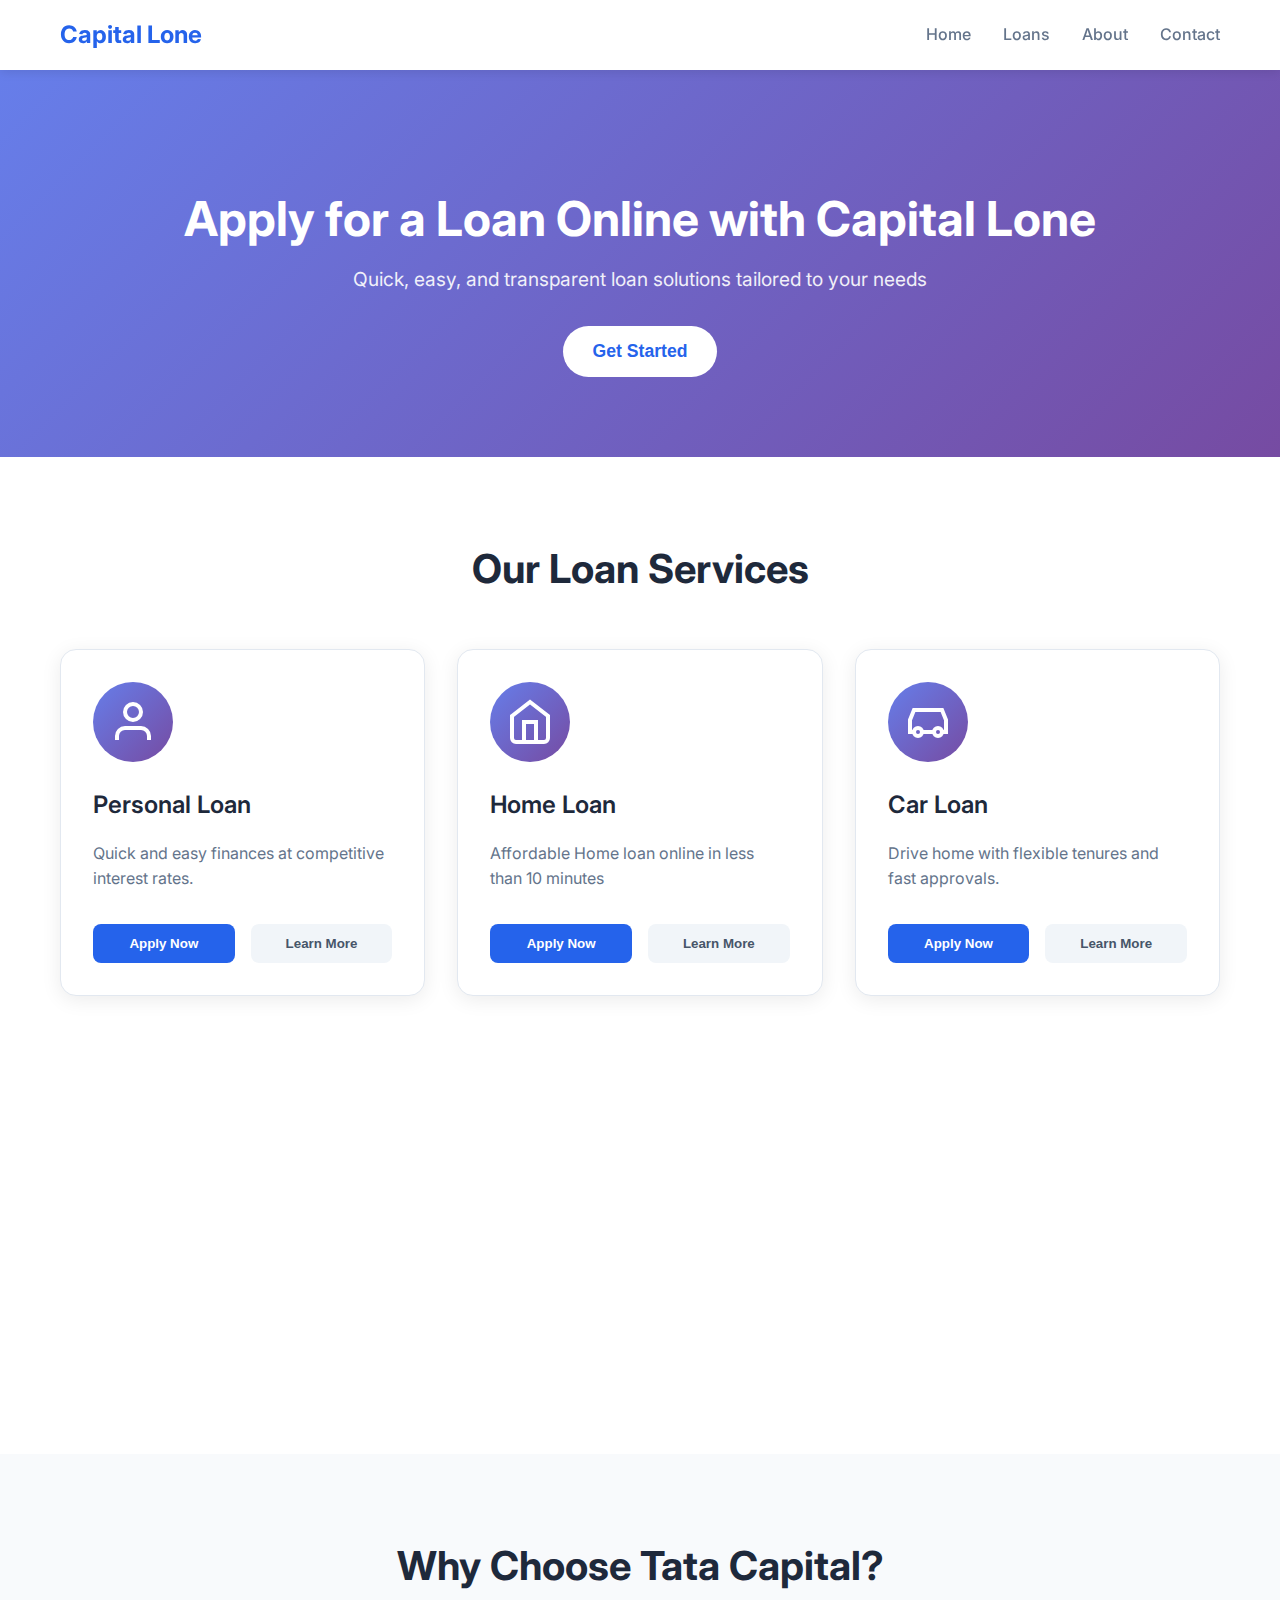
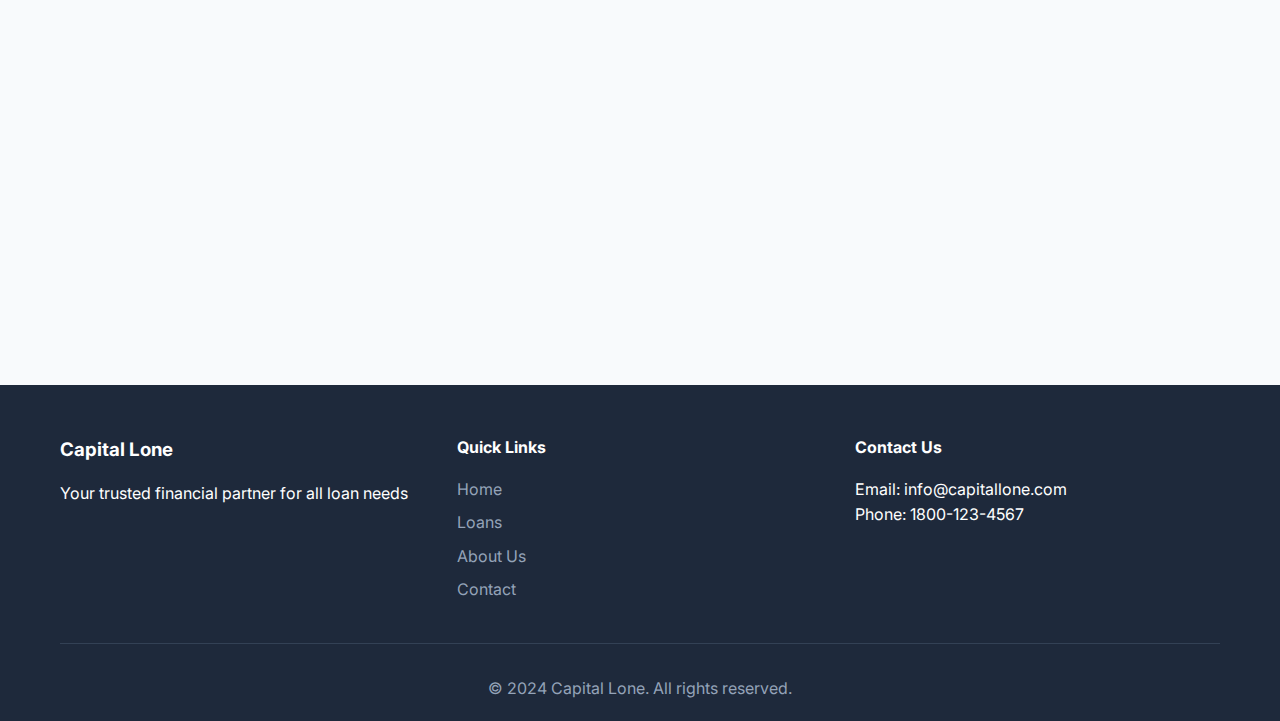
<file: index.html>
<!DOCTYPE html>
<html lang="en">
<head>
    <meta charset="UTF-8">
    <meta name="viewport" content="width=device-width, initial-scale=1.0">
    <title>Capital Lone – Loans</title>
    <link rel="stylesheet" href="styles.css">
    <link href="https://fonts.googleapis.com/css2?family=Inter:wght@300;400;500;600;700&display=swap" rel="stylesheet">
</head>
<body>
    <!-- Navigation -->
    <nav class="navbar">
        <div class="nav-container">
            <div class="nav-logo">
                <h2>Capital Lone</h2>
            </div>
            <ul class="nav-menu">
                <li><a href="#home">Home</a></li>
                <li><a href="#loans">Loans</a></li>
                <li><a href="#about">About</a></li>
                <li><a href="#contact">Contact</a></li>
            </ul>
            <div class="hamburger">
                <span></span>
                <span></span>
                <span></span>
            </div>
        </div>
    </nav>

    <!-- Hero Section -->
    <section id="home" class="hero">
        <div class="hero-container">
            <div class="hero-content">
                <h1>Apply for a Loan Online with Capital Lone</h1>
                <p>Quick, easy, and transparent loan solutions tailored to your needs</p>
                <button class="cta-button">Get Started</button>
            </div>
        </div>
    </section>

    <!-- Loans Section -->
    <section id="loans" class="loans">
        <div class="container">
            <h2>Our Loan Services</h2>
            <div class="loans-grid">
                <!-- Personal Loan -->
                <div class="loan-card" data-loan="personal">
                    <div class="loan-icon">
                        <svg width="48" height="48" viewBox="0 0 24 24" fill="none" stroke="currentColor" stroke-width="2">
                            <path d="M20 21v-2a4 4 0 0 0-4-4H8a4 4 0 0 0-4 4v2"></path>
                            <circle cx="12" cy="7" r="4"></circle>
                        </svg>
                    </div>
                    <h3>Personal Loan</h3>
                    <p>Quick and easy finances at competitive interest rates.</p>
                    <div class="loan-actions">
                        <button class="apply-btn" onclick="applyLoan('personal')">Apply Now</button>
                        <button class="learn-btn" onclick="learnMore('personal')">Learn More</button>
                    </div>
                </div>

                <!-- Home Loan -->
                <div class="loan-card" data-loan="home">
                    <div class="loan-icon">
                        <svg width="48" height="48" viewBox="0 0 24 24" fill="none" stroke="currentColor" stroke-width="2">
                            <path d="M3 9l9-7 9 7v11a2 2 0 0 1-2 2H5a2 2 0 0 1-2-2z"></path>
                            <polyline points="9 22 9 12 15 12 15 22"></polyline>
                        </svg>
                    </div>
                    <h3>Home Loan</h3>
                    <p>Affordable Home loan online in less than 10 minutes</p>
                    <div class="loan-actions">
                        <button class="apply-btn" onclick="applyLoan('home')">Apply Now</button>
                        <button class="learn-btn" onclick="learnMore('home')">Learn More</button>
                    </div>
                </div>

                <!-- Car Loan -->
                <div class="loan-card" data-loan="car">
                    <div class="loan-icon">
                        <svg width="48" height="48" viewBox="0 0 24 24" fill="none" stroke="currentColor" stroke-width="2">
                            <path d="M5 17a2 2 0 1 0 4 0 2 2 0 0 0-4 0zm10 0a2 2 0 1 0 4 0 2 2 0 0 0-4 0z"></path>
                            <path d="M5 17H3v-6l2-5h14l2 5v6h-2m-4 0H9"></path>
                        </svg>
                    </div>
                    <h3>Car Loan</h3>
                    <p>Drive home with flexible tenures and fast approvals.</p>
                    <div class="loan-actions">
                        <button class="apply-btn" onclick="applyLoan('car')">Apply Now</button>
                        <button class="learn-btn" onclick="learnMore('car')">Learn More</button>
                    </div>
                </div>

                <!-- Business Loan -->
                <div class="loan-card" data-loan="business">
                    <div class="loan-icon">
                        <svg width="48" height="48" viewBox="0 0 24 24" fill="none" stroke="currentColor" stroke-width="2">
                            <path d="M21 16V8a2 2 0 0 0-1-1.73l-7-4a2 2 0 0 0-2 0l-7 4A2 2 0 0 0 3 8v8a2 2 0 0 0 1 1.73l7 4a2 2 0 0 0 2 0l7-4A2 2 0 0 0 21 16z"></path>
                            <polyline points="3.27 6.96 12 12.01 20.73 6.96"></polyline>
                            <line x1="12" y1="22.08" x2="12" y2="12"></line>
                        </svg>
                    </div>
                    <h3>Business Loan</h3>
                    <p>Grow your business with quick disbursals and easy EMIs.</p>
                    <div class="loan-actions">
                        <button class="apply-btn" onclick="applyLoan('business')">Apply Now</button>
                        <button class="learn-btn" onclick="learnMore('business')">Learn More</button>
                    </div>
                </div>

                <!-- Education Loan -->
                <div class="loan-card" data-loan="education">
                    <div class="loan-icon">
                        <svg width="48" height="48" viewBox="0 0 24 24" fill="none" stroke="currentColor" stroke-width="2">
                            <path d="M2 3h6a4 4 0 0 1 4 4v14a3 3 0 0 0-3-3H2z"></path>
                            <path d="M22 3h-6a4 4 0 0 0-4 4v14a3 3 0 0 1 3-3h7z"></path>
                        </svg>
                    </div>
                    <h3>Education Loan</h3>
                    <p>Support higher studies with easy documentation and rates.</p>
                    <div class="loan-actions">
                        <button class="apply-btn" onclick="applyLoan('education')">Apply Now</button>
                        <button class="learn-btn" onclick="learnMore('education')">Learn More</button>
                    </div>
                </div>

                <!-- Loan Against Property -->
                <div class="loan-card" data-loan="property">
                    <div class="loan-icon">
                        <svg width="48" height="48" viewBox="0 0 24 24" fill="none" stroke="currentColor" stroke-width="2">
                            <rect x="3" y="3" width="18" height="18" rx="2" ry="2"></rect>
                            <line x1="9" y1="3" x2="9" y2="21"></line>
                            <line x1="15" y1="3" x2="15" y2="21"></line>
                            <line x1="3" y1="9" x2="21" y2="9"></line>
                            <line x1="3" y1="15" x2="21" y2="15"></line>
                        </svg>
                    </div>
                    <h3>Loan Against Property</h3>
                    <p>Unlock value from your property with tailored repayment.</p>
                    <div class="loan-actions">
                        <button class="apply-btn" onclick="applyLoan('property')">Apply Now</button>
                        <button class="learn-btn" onclick="learnMore('property')">Learn More</button>
                    </div>
                </div>
            </div>
        </div>
    </section>

    <!-- Features Section -->
    <section class="features">
        <div class="container">
            <h2>Why Choose Tata Capital?</h2>
            <div class="features-grid">
                <div class="feature">
                    <div class="feature-icon">
                        <svg width="32" height="32" viewBox="0 0 24 24" fill="none" stroke="currentColor" stroke-width="2">
                            <circle cx="12" cy="12" r="10"></circle>
                            <polyline points="12 6 12 12 16 14"></polyline>
                        </svg>
                    </div>
                    <h3>Quick Approval</h3>
                    <p>Get loan approval within minutes</p>
                </div>
                <div class="feature">
                    <div class="feature-icon">
                        <svg width="32" height="32" viewBox="0 0 24 24" fill="none" stroke="currentColor" stroke-width="2">
                            <path d="M12 22s8-4 8-10V5l-8-3-8 3v7c0 6 8 10 8 10z"></path>
                        </svg>
                    </div>
                    <h3>Secure & Safe</h3>
                    <p>Your data is protected with bank-level security</p>
                </div>
                <div class="feature">
                    <div class="feature-icon">
                        <svg width="32" height="32" viewBox="0 0 24 24" fill="none" stroke="currentColor" stroke-width="2">
                            <line x1="12" y1="1" x2="12" y2="23"></line>
                            <path d="M17 5H9.5a3.5 3.5 0 0 0 0 7h5a3.5 3.5 0 0 1 0 7H6"></path>
                        </svg>
                    </div>
                    <h3>Competitive Rates</h3>
                    <p>Best interest rates in the market</p>
                </div>
            </div>
        </div>
    </section>

    <!-- Footer -->
    <footer class="footer">
        <div class="container">
            <div class="footer-content">
                <div class="footer-section">
                    <h3>Capital Lone</h3>
                    <p>Your trusted financial partner for all loan needs</p>
                </div>
                <div class="footer-section">
                    <h4>Quick Links</h4>
                    <ul>
                        <li><a href="#home">Home</a></li>
                        <li><a href="#loans">Loans</a></li>
                        <li><a href="#about">About Us</a></li>
                        <li><a href="#contact">Contact</a></li>
                    </ul>
                </div>
                <div class="footer-section">
                    <h4>Contact Us</h4>
                    <p>Email: info@capitallone.com</p>
                    <p>Phone: 1800-123-4567</p>
                </div>
            </div>
            <div class="footer-bottom">
                <p>&copy; 2024 Capital Lone. All rights reserved.</p>
            </div>
        </div>
    </footer>

    <!-- Modal -->
    <div id="loanModal" class="modal">
        <div class="modal-content">
            <span class="close">&times;</span>
            <h2 id="modalTitle">Apply for Loan</h2>
            <form id="loanForm" action="submit.php" method="POST">
                <input type="hidden" id="loanType" name="loan_type">
                <div class="form-group">
                    <label for="name">Full Name</label>
                    <input type="text" id="name" name="name" required>
                </div>
                <div class="form-group">
                    <label for="email">Email</label>
                    <input type="email" id="email" name="email" required>
                </div>
                <div class="form-group">
                    <label for="phone">Phone Number</label>
                    <input type="tel" id="phone" name="phone" required>
                </div>
                <div class="form-group">
                    <label for="amount">Loan Amount</label>
                    <input type="number" id="amount" name="amount" required>
                </div>
                <button type="submit" class="submit-btn">Submit Application</button>
            </form>
        </div>
    </div>

    <script src="script.js"></script>
</body>
</html>
</file>
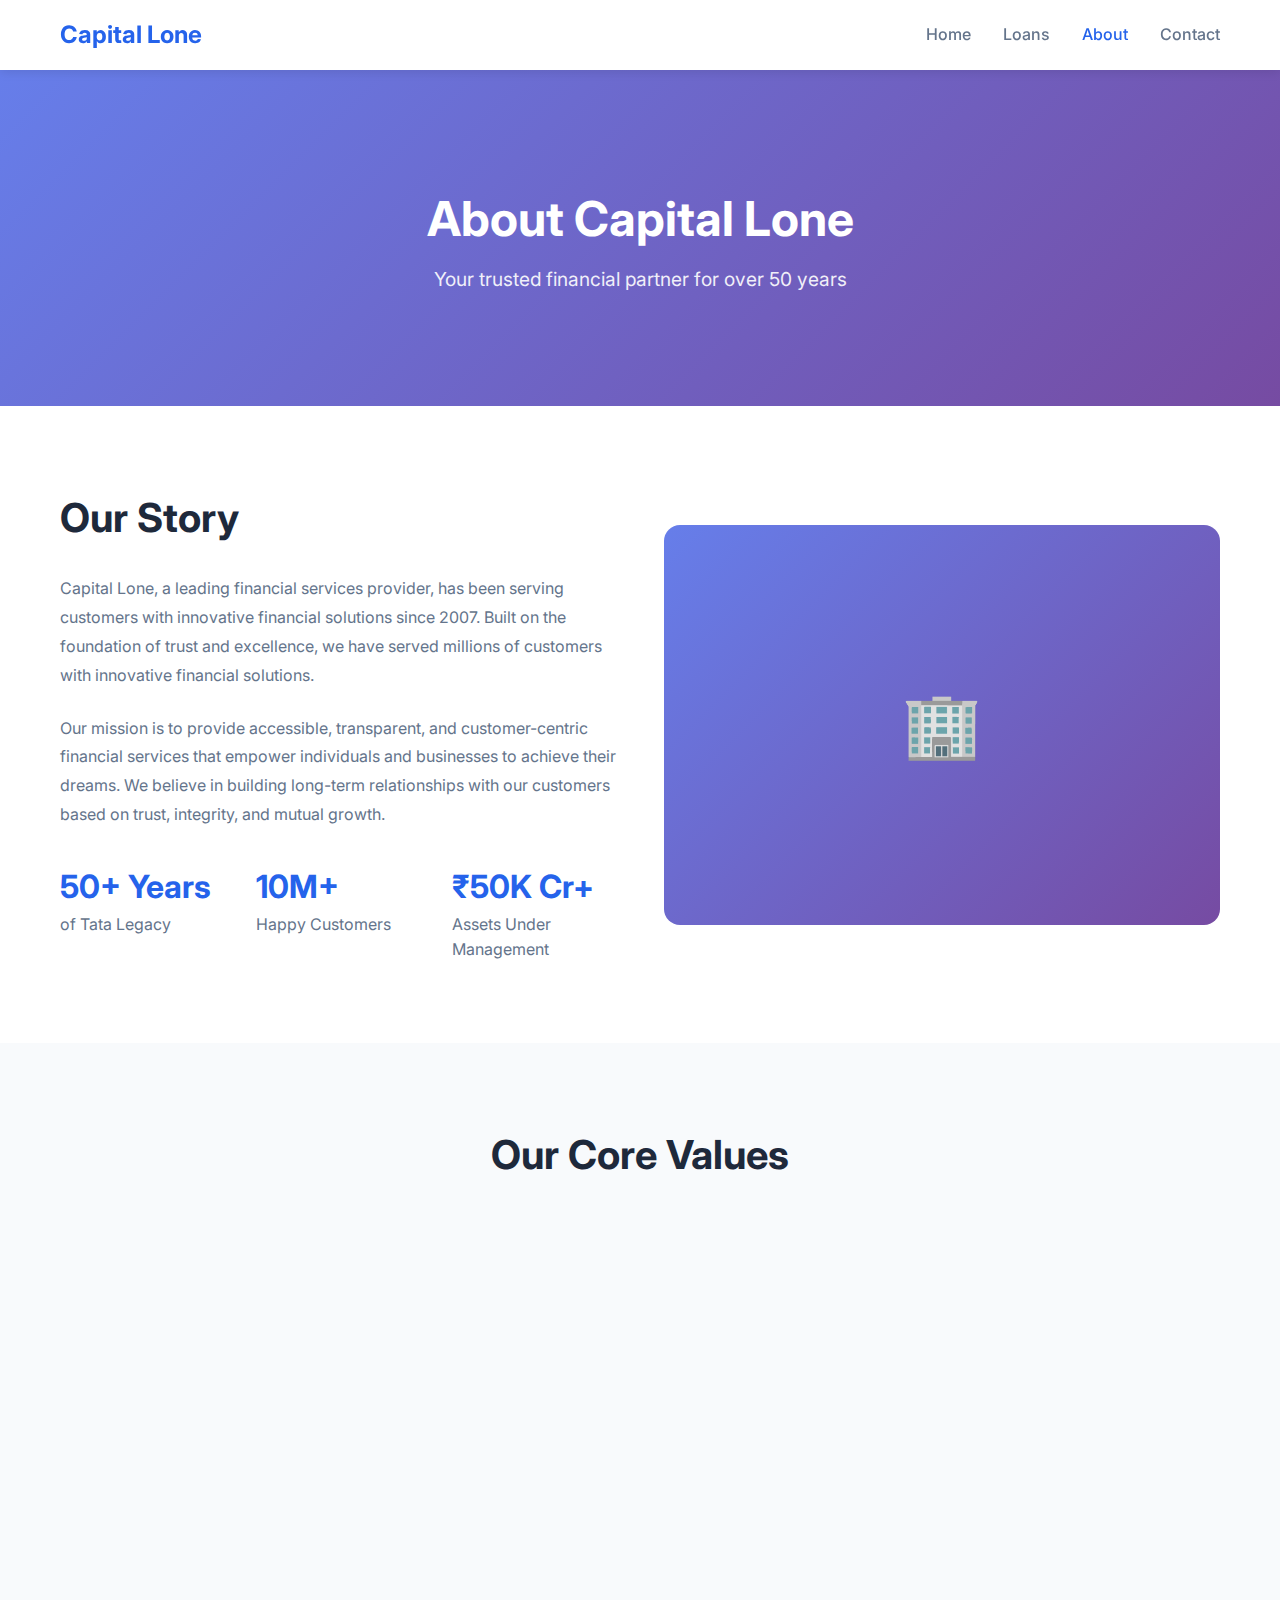
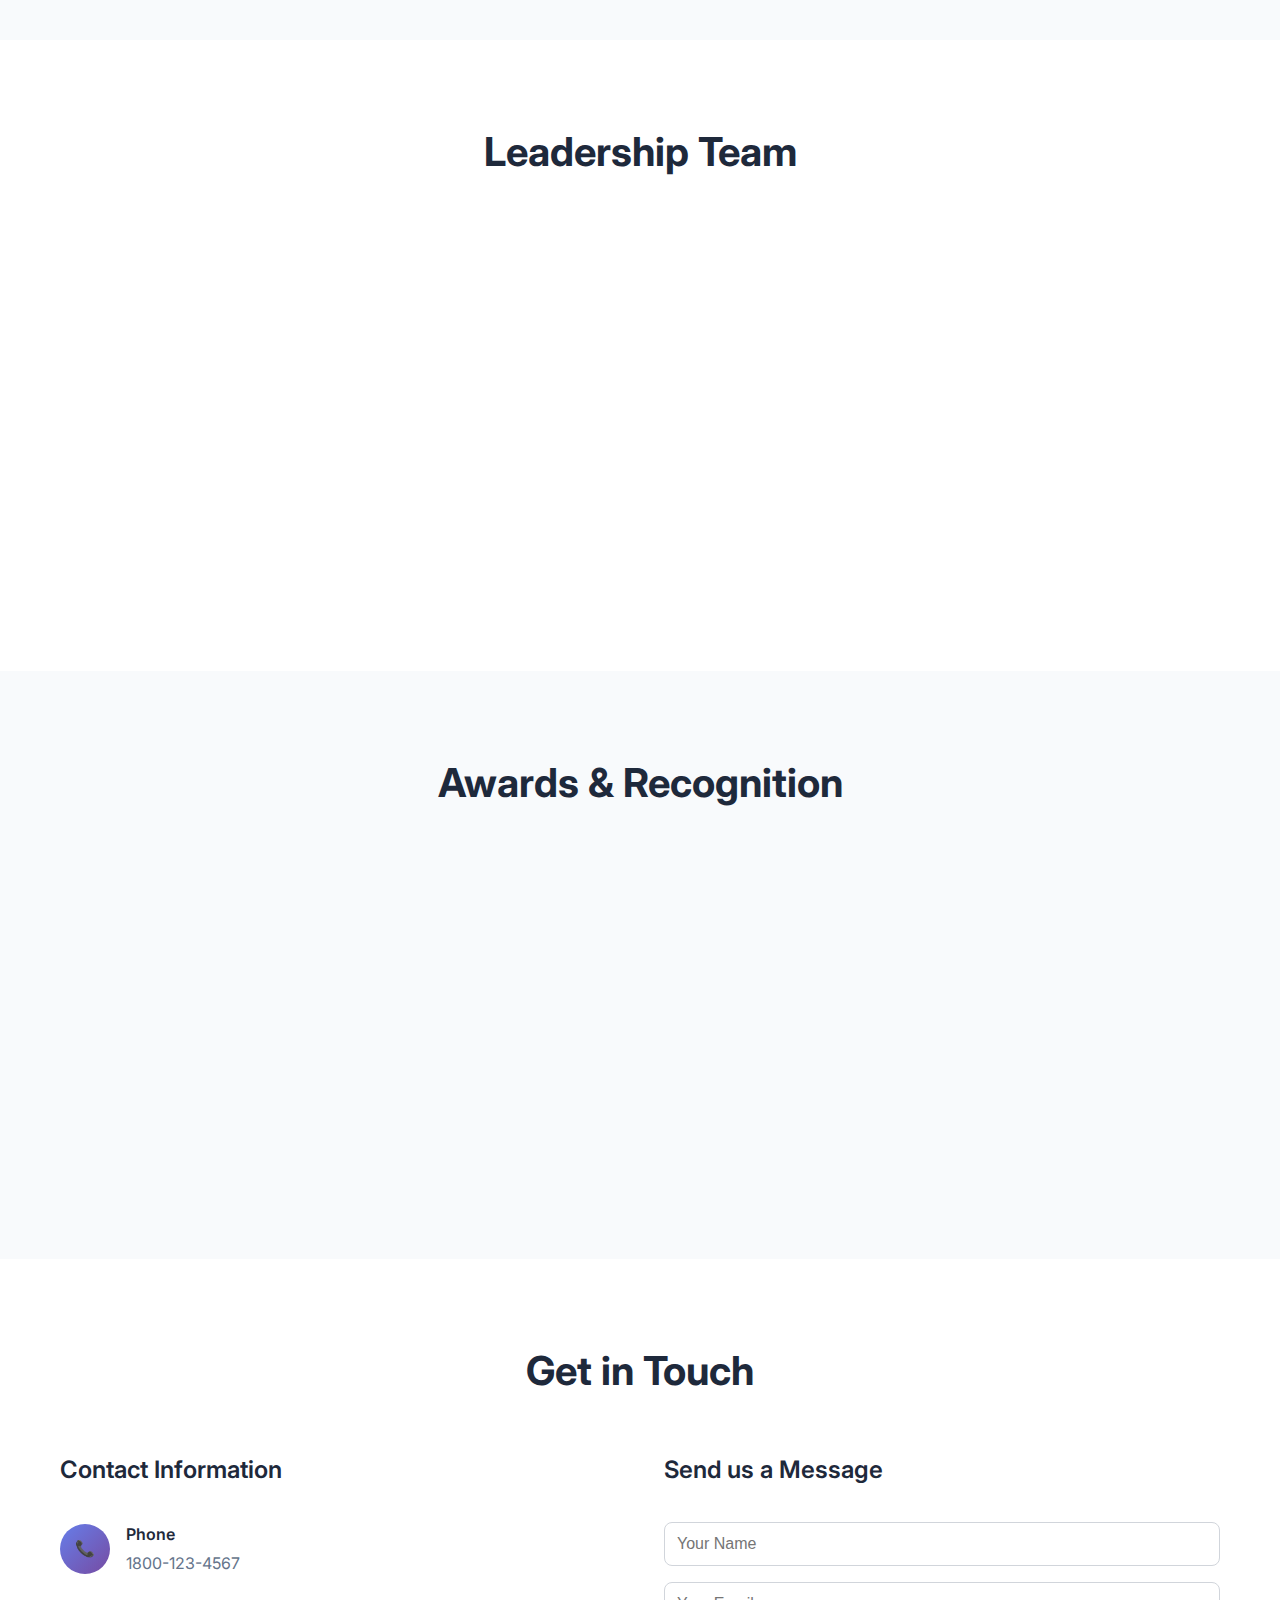
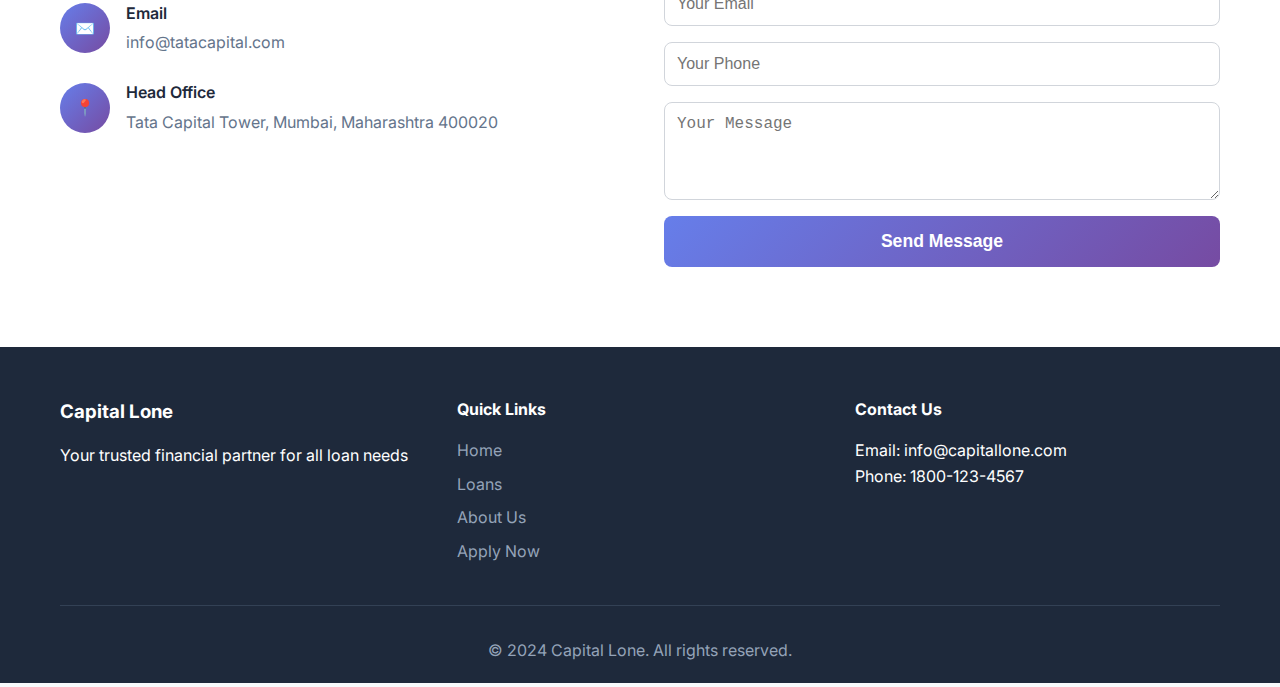
<file: about.html>
<!DOCTYPE html>
<html lang="en">
<head>
    <meta charset="UTF-8">
    <meta name="viewport" content="width=device-width, initial-scale=1.0">
    <title>About Us - Capital Lone</title>
    <link rel="stylesheet" href="styles.css">
    <link href="https://fonts.googleapis.com/css2?family=Inter:wght@300;400;500;600;700&display=swap" rel="stylesheet">
</head>
<body>
    <!-- Navigation -->
    <nav class="navbar">
        <div class="nav-container">
            <div class="nav-logo">
                <h2><a href="index.html" style="text-decoration: none; color: #2563eb;">Capital Lone</a></h2>
            </div>
            <ul class="nav-menu">
                <li><a href="index.html">Home</a></li>
                <li><a href="index.html#loans">Loans</a></li>
                <li><a href="about.html" class="active">About</a></li>
                <li><a href="#contact">Contact</a></li>
            </ul>
            <div class="hamburger">
                <span></span>
                <span></span>
                <span></span>
            </div>
        </div>
    </nav>

    <!-- Hero Section -->
    <section class="about-hero" style="background: linear-gradient(135deg, #667eea 0%, #764ba2 100%); color: white; padding: 120px 0 80px; margin-top: 70px;">
        <div class="container">
            <div class="hero-content" style="text-align: center;">
                <h1 style="font-size: 3rem; font-weight: 700; margin-bottom: 1rem;">About Capital Lone</h1>
                <p style="font-size: 1.2rem; margin-bottom: 2rem; opacity: 0.9;">Your trusted financial partner for over 50 years</p>
            </div>
        </div>
    </section>

    <!-- About Content -->
    <section class="about-content" style="padding: 80px 0; background: #fff;">
        <div class="container">
            <div class="about-grid" style="display: grid; grid-template-columns: 1fr 1fr; gap: 3rem; align-items: center;">
                <div class="about-text">
                    <h2 style="font-size: 2.5rem; font-weight: 700; margin-bottom: 1.5rem; color: #1e293b;">Our Story</h2>
                    <p style="color: #64748b; line-height: 1.8; margin-bottom: 1.5rem;">
                        Capital Lone, a leading financial services provider, has been serving customers with innovative financial solutions since 2007. Built on the foundation of trust and excellence, we have served millions of customers with innovative financial solutions.
                    </p>
                    <p style="color: #64748b; line-height: 1.8; margin-bottom: 1.5rem;">
                        Our mission is to provide accessible, transparent, and customer-centric financial services that empower individuals and businesses to achieve their dreams. We believe in building long-term relationships with our customers based on trust, integrity, and mutual growth.
                    </p>
                    <div class="stats" style="display: grid; grid-template-columns: repeat(3, 1fr); gap: 2rem; margin-top: 2rem;">
                        <div class="stat">
                            <h3 style="font-size: 2rem; font-weight: 700; color: #2563eb;">50+ Years</h3>
                            <p style="color: #64748b;">of Tata Legacy</p>
                        </div>
                        <div class="stat">
                            <h3 style="font-size: 2rem; font-weight: 700; color: #2563eb;">10M+</h3>
                            <p style="color: #64748b;">Happy Customers</p>
                        </div>
                        <div class="stat">
                            <h3 style="font-size: 2rem; font-weight: 700; color: #2563eb;">₹50K Cr+</h3>
                            <p style="color: #64748b;">Assets Under Management</p>
                        </div>
                    </div>
                </div>
                <div class="about-image">
                    <div style="background: linear-gradient(135deg, #667eea 0%, #764ba2 100%); height: 400px; border-radius: 16px; display: flex; align-items: center; justify-content: center; color: white; font-size: 4rem;">
                        🏢
                    </div>
                </div>
            </div>
        </div>
    </section>

    <!-- Values Section -->
    <section class="values" style="padding: 80px 0; background: #f8fafc;">
        <div class="container">
            <h2 style="text-align: center; font-size: 2.5rem; font-weight: 700; margin-bottom: 3rem; color: #1e293b;">Our Core Values</h2>
            <div class="values-grid" style="display: grid; grid-template-columns: repeat(auto-fit, minmax(300px, 1fr)); gap: 2rem;">
                <div class="value-card" style="background: white; padding: 2rem; border-radius: 16px; box-shadow: 0 4px 20px rgba(0, 0, 0, 0.08); text-align: center;">
                    <div style="width: 80px; height: 80px; background: linear-gradient(135deg, #667eea 0%, #764ba2 100%); border-radius: 50%; display: flex; align-items: center; justify-content: center; margin: 0 auto 1.5rem; font-size: 2rem;">
                        🤝
                    </div>
                    <h3 style="font-size: 1.5rem; font-weight: 600; margin-bottom: 1rem; color: #1e293b;">Trust & Integrity</h3>
                    <p style="color: #64748b; line-height: 1.6;">We uphold the highest standards of ethics and transparency in all our dealings, building lasting relationships based on trust.</p>
                </div>
                <div class="value-card" style="background: white; padding: 2rem; border-radius: 16px; box-shadow: 0 4px 20px rgba(0, 0, 0, 0.08); text-align: center;">
                    <div style="width: 80px; height: 80px; background: linear-gradient(135deg, #667eea 0%, #764ba2 100%); border-radius: 50%; display: flex; align-items: center; justify-content: center; margin: 0 auto 1.5rem; font-size: 2rem;">
                        💡
                    </div>
                    <h3 style="font-size: 1.5rem; font-weight: 600; margin-bottom: 1rem; color: #1e293b;">Innovation</h3>
                    <p style="color: #64748b; line-height: 1.6;">We continuously innovate our products and processes to provide cutting-edge financial solutions that meet evolving customer needs.</p>
                </div>
                <div class="value-card" style="background: white; padding: 2rem; border-radius: 16px; box-shadow: 0 4px 20px rgba(0, 0, 0, 0.08); text-align: center;">
                    <div style="width: 80px; height: 80px; background: linear-gradient(135deg, #667eea 0%, #764ba2 100%); border-radius: 50%; display: flex; align-items: center; justify-content: center; margin: 0 auto 1.5rem; font-size: 2rem;">
                        🎯
                    </div>
                    <h3 style="font-size: 1.5rem; font-weight: 600; margin-bottom: 1rem; color: #1e293b;">Customer Centricity</h3>
                    <p style="color: #64748b; line-height: 1.6;">Our customers are at the heart of everything we do. We strive to exceed expectations with personalized service and support.</p>
                </div>
            </div>
        </div>
    </section>

    <!-- Leadership Team -->
    <section class="leadership" style="padding: 80px 0; background: #fff;">
        <div class="container">
            <h2 style="text-align: center; font-size: 2.5rem; font-weight: 700; margin-bottom: 3rem; color: #1e293b;">Leadership Team</h2>
            <div class="leadership-grid" style="display: grid; grid-template-columns: repeat(auto-fit, minmax(250px, 1fr)); gap: 2rem;">
                <div class="leader-card" style="text-align: center;">
                    <div style="width: 150px; height: 150px; background: linear-gradient(135deg, #667eea 0%, #764ba2 100%); border-radius: 50%; display: flex; align-items: center; justify-content: center; margin: 0 auto 1.5rem; font-size: 3rem; color: white;">
                        👨‍💼
                    </div>
                    <h3 style="font-size: 1.3rem; font-weight: 600; margin-bottom: 0.5rem; color: #1e293b;">Rajiv Kumar</h3>
                    <p style="color: #2563eb; font-weight: 500; margin-bottom: 1rem;">Managing Director & CEO</p>
                    <p style="color: #64748b; line-height: 1.6;">With over 25 years of experience in financial services, Rajiv leads Tata Capital with vision and strategic insight.</p>
                </div>
                <div class="leader-card" style="text-align: center;">
                    <div style="width: 150px; height: 150px; background: linear-gradient(135deg, #667eea 0%, #764ba2 100%); border-radius: 50%; display: flex; align-items: center; justify-content: center; margin: 0 auto 1.5rem; font-size: 3rem; color: white;">
                        👩‍💼
                    </div>
                    <h3 style="font-size: 1.3rem; font-weight: 600; margin-bottom: 0.5rem; color: #1e293b;">Priya Sharma</h3>
                    <p style="color: #2563eb; font-weight: 500; margin-bottom: 1rem;">Chief Operating Officer</p>
                    <p style="color: #64748b; line-height: 1.6;">Priya oversees operations and ensures seamless delivery of financial services across all business verticals.</p>
                </div>
                <div class="leader-card" style="text-align: center;">
                    <div style="width: 150px; height: 150px; background: linear-gradient(135deg, #667eea 0%, #764ba2 100%); border-radius: 50%; display: flex; align-items: center; justify-content: center; margin: 0 auto 1.5rem; font-size: 3rem; color: white;">
                        👨‍💻
                    </div>
                    <h3 style="font-size: 1.3rem; font-weight: 600; margin-bottom: 0.5rem; color: #1e293b;">Amit Patel</h3>
                    <p style="color: #2563eb; font-weight: 500; margin-bottom: 1rem;">Chief Technology Officer</p>
                    <p style="color: #64748b; line-height: 1.6;">Amit drives digital transformation and innovation in financial technology at Tata Capital.</p>
                </div>
                <div class="leader-card" style="text-align: center;">
                    <div style="width: 150px; height: 150px; background: linear-gradient(135deg, #667eea 0%, #764ba2 100%); border-radius: 50%; display: flex; align-items: center; justify-content: center; margin: 0 auto 1.5rem; font-size: 3rem; color: white;">
                        👩‍💼
                    </div>
                    <h3 style="font-size: 1.3rem; font-weight: 600; margin-bottom: 0.5rem; color: #1e293b;">Sneha Reddy</h3>
                    <p style="color: #2563eb; font-weight: 500; margin-bottom: 1rem;">Chief Risk Officer</p>
                    <p style="color: #64748b; line-height: 1.6;">Sneha ensures robust risk management frameworks and compliance across all operations.</p>
                </div>
            </div>
        </div>
    </section>

    <!-- Awards Section -->
    <section class="awards" style="padding: 80px 0; background: #f8fafc;">
        <div class="container">
            <h2 style="text-align: center; font-size: 2.5rem; font-weight: 700; margin-bottom: 3rem; color: #1e293b;">Awards & Recognition</h2>
            <div class="awards-grid" style="display: grid; grid-template-columns: repeat(auto-fit, minmax(300px, 1fr)); gap: 2rem;">
                <div class="award-card" style="background: white; padding: 2rem; border-radius: 16px; box-shadow: 0 4px 20px rgba(0, 0, 0, 0.08);">
                    <div style="font-size: 3rem; margin-bottom: 1rem;">🏆</div>
                    <h3 style="font-size: 1.3rem; font-weight: 600; margin-bottom: 1rem; color: #1e293b;">Best Digital Lender 2023</h3>
                    <p style="color: #64748b; line-height: 1.6;">Awarded by Financial Times for excellence in digital lending solutions and customer experience.</p>
                </div>
                <div class="award-card" style="background: white; padding: 2rem; border-radius: 16px; box-shadow: 0 4px 20px rgba(0, 0, 0, 0.08);">
                    <div style="font-size: 3rem; margin-bottom: 1rem;">⭐</div>
                    <h3 style="font-size: 1.3rem; font-weight: 600; margin-bottom: 1rem; color: #1e293b;">Customer Excellence Award 2023</h3>
                    <p style="color: #64748b; line-height: 1.6;">Recognized for outstanding customer service and satisfaction across all loan products.</p>
                </div>
                <div class="award-card" style="background: white; padding: 2rem; border-radius: 16px; box-shadow: 0 4px 20px rgba(0, 0, 0, 0.08);">
                    <div style="font-size: 3rem; margin-bottom: 1rem;">🎯</div>
                    <h3 style="font-size: 1.3rem; font-weight: 600; margin-bottom: 1rem; color: #1e293b;">Innovation in Finance 2022</h3>
                    <p style="color: #64748b; line-height: 1.6;">Awarded for pioneering innovative financial products and digital transformation initiatives.</p>
                </div>
            </div>
        </div>
    </section>

    <!-- Contact Section -->
    <section id="contact" class="contact" style="padding: 80px 0; background: #fff;">
        <div class="container">
            <h2 style="text-align: center; font-size: 2.5rem; font-weight: 700; margin-bottom: 3rem; color: #1e293b;">Get in Touch</h2>
            <div class="contact-grid" style="display: grid; grid-template-columns: 1fr 1fr; gap: 3rem;">
                <div class="contact-info">
                    <h3 style="font-size: 1.5rem; font-weight: 600; margin-bottom: 2rem; color: #1e293b;">Contact Information</h3>
                    <div class="contact-item" style="display: flex; align-items: center; margin-bottom: 1.5rem;">
                        <div style="width: 50px; height: 50px; background: linear-gradient(135deg, #667eea 0%, #764ba2 100%); border-radius: 50%; display: flex; align-items: center; justify-content: center; margin-right: 1rem; color: white;">
                            📞
                        </div>
                        <div>
                            <h4 style="font-weight: 600; margin-bottom: 0.25rem; color: #1e293b;">Phone</h4>
                            <p style="color: #64748b;">1800-123-4567</p>
                        </div>
                    </div>
                    <div class="contact-item" style="display: flex; align-items: center; margin-bottom: 1.5rem;">
                        <div style="width: 50px; height: 50px; background: linear-gradient(135deg, #667eea 0%, #764ba2 100%); border-radius: 50%; display: flex; align-items: center; justify-content: center; margin-right: 1rem; color: white;">
                            ✉️
                        </div>
                        <div>
                            <h4 style="font-weight: 600; margin-bottom: 0.25rem; color: #1e293b;">Email</h4>
                            <p style="color: #64748b;">info@tatacapital.com</p>
                        </div>
                    </div>
                    <div class="contact-item" style="display: flex; align-items: center; margin-bottom: 1.5rem;">
                        <div style="width: 50px; height: 50px; background: linear-gradient(135deg, #667eea 0%, #764ba2 100%); border-radius: 50%; display: flex; align-items: center; justify-content: center; margin-right: 1rem; color: white;">
                            📍
                        </div>
                        <div>
                            <h4 style="font-weight: 600; margin-bottom: 0.25rem; color: #1e293b;">Head Office</h4>
                            <p style="color: #64748b;">Tata Capital Tower, Mumbai, Maharashtra 400020</p>
                        </div>
                    </div>
                </div>
                <div class="contact-form">
                    <h3 style="font-size: 1.5rem; font-weight: 600; margin-bottom: 2rem; color: #1e293b;">Send us a Message</h3>
                    <form id="contactForm" style="display: flex; flex-direction: column; gap: 1rem;">
                        <input type="text" placeholder="Your Name" required style="padding: 12px; border: 1px solid #d1d5db; border-radius: 8px; font-size: 1rem;">
                        <input type="email" placeholder="Your Email" required style="padding: 12px; border: 1px solid #d1d5db; border-radius: 8px; font-size: 1rem;">
                        <input type="tel" placeholder="Your Phone" required style="padding: 12px; border: 1px solid #d1d5db; border-radius: 8px; font-size: 1rem;">
                        <textarea placeholder="Your Message" rows="4" required style="padding: 12px; border: 1px solid #d1d5db; border-radius: 8px; font-size: 1rem; resize: vertical;"></textarea>
                        <button type="submit" style="background: linear-gradient(135deg, #667eea 0%, #764ba2 100%); color: white; padding: 15px; border: none; border-radius: 8px; font-size: 1.1rem; font-weight: 600; cursor: pointer;">Send Message</button>
                    </form>
                </div>
            </div>
        </div>
    </section>

    <!-- Footer -->
    <footer class="footer">
        <div class="container">
            <div class="footer-content">
                <div class="footer-section">
                    <h3>Capital Lone</h3>
                    <p>Your trusted financial partner for all loan needs</p>
                </div>
                <div class="footer-section">
                    <h4>Quick Links</h4>
                    <ul>
                        <li><a href="index.html">Home</a></li>
                        <li><a href="index.html#loans">Loans</a></li>
                        <li><a href="about.html">About Us</a></li>
                        <li><a href="apply.html">Apply Now</a></li>
                    </ul>
                </div>
                <div class="footer-section">
                    <h4>Contact Us</h4>
                    <p>Email: info@capitallone.com</p>
                    <p>Phone: 1800-123-4567</p>
                </div>
            </div>
            <div class="footer-bottom">
                <p>&copy; 2024 Capital Lone. All rights reserved.</p>
            </div>
        </div>
    </footer>

    <style>
        .nav-menu a.active {
            color: #2563eb;
        }

        @media (max-width: 768px) {
            .about-grid,
            .contact-grid {
                grid-template-columns: 1fr;
            }

            .stats {
                grid-template-columns: 1fr;
                text-align: center;
            }

            .about-hero h1 {
                font-size: 2rem;
            }
        }
    </style>

    <script>
        // Mobile Navigation
        const hamburger = document.querySelector('.hamburger');
        const navMenu = document.querySelector('.nav-menu');

        hamburger.addEventListener('click', () => {
            hamburger.classList.toggle('active');
            navMenu.classList.toggle('active');
        });

        // Close mobile menu when clicking on a link
        document.querySelectorAll('.nav-menu a').forEach(link => {
            link.addEventListener('click', () => {
                hamburger.classList.remove('active');
                navMenu.classList.remove('active');
            });
        });

        // Smooth scrolling
        document.querySelectorAll('a[href^="#"]').forEach(anchor => {
            anchor.addEventListener('click', function (e) {
                e.preventDefault();
                const target = document.querySelector(this.getAttribute('href'));
                if (target) {
                    target.scrollIntoView({
                        behavior: 'smooth',
                        block: 'start'
                    });
                }
            });
        });

        // Contact form submission
        document.getElementById('contactForm').addEventListener('submit', (e) => {
            e.preventDefault();
            alert('Thank you for your message! We will get back to you soon.');
            e.target.reset();
        });

        // Add scroll effect to navbar
        window.addEventListener('scroll', () => {
            const navbar = document.querySelector('.navbar');
            if (window.scrollY > 100) {
                navbar.style.background = 'rgba(255, 255, 255, 0.95)';
                navbar.style.backdropFilter = 'blur(10px)';
            } else {
                navbar.style.background = '#fff';
                navbar.style.backdropFilter = 'none';
            }
        });

        // Add animation to cards
        const observerOptions = {
            threshold: 0.1,
            rootMargin: '0px 0px -50px 0px'
        };

        const observer = new IntersectionObserver((entries) => {
            entries.forEach(entry => {
                if (entry.isIntersecting) {
                    entry.target.style.opacity = '1';
                    entry.target.style.transform = 'translateY(0)';
                }
            });
        }, observerOptions);

        // Observe all cards
        document.addEventListener('DOMContentLoaded', () => {
            const cards = document.querySelectorAll('.value-card, .leader-card, .award-card');
            cards.forEach((card, index) => {
                card.style.opacity = '0';
                card.style.transform = 'translateY(30px)';
                card.style.transition = `opacity 0.6s ease ${index * 0.1}s, transform 0.6s ease ${index * 0.1}s`;
                observer.observe(card);
            });
        });
    </script>
</body>
</html>
</file>
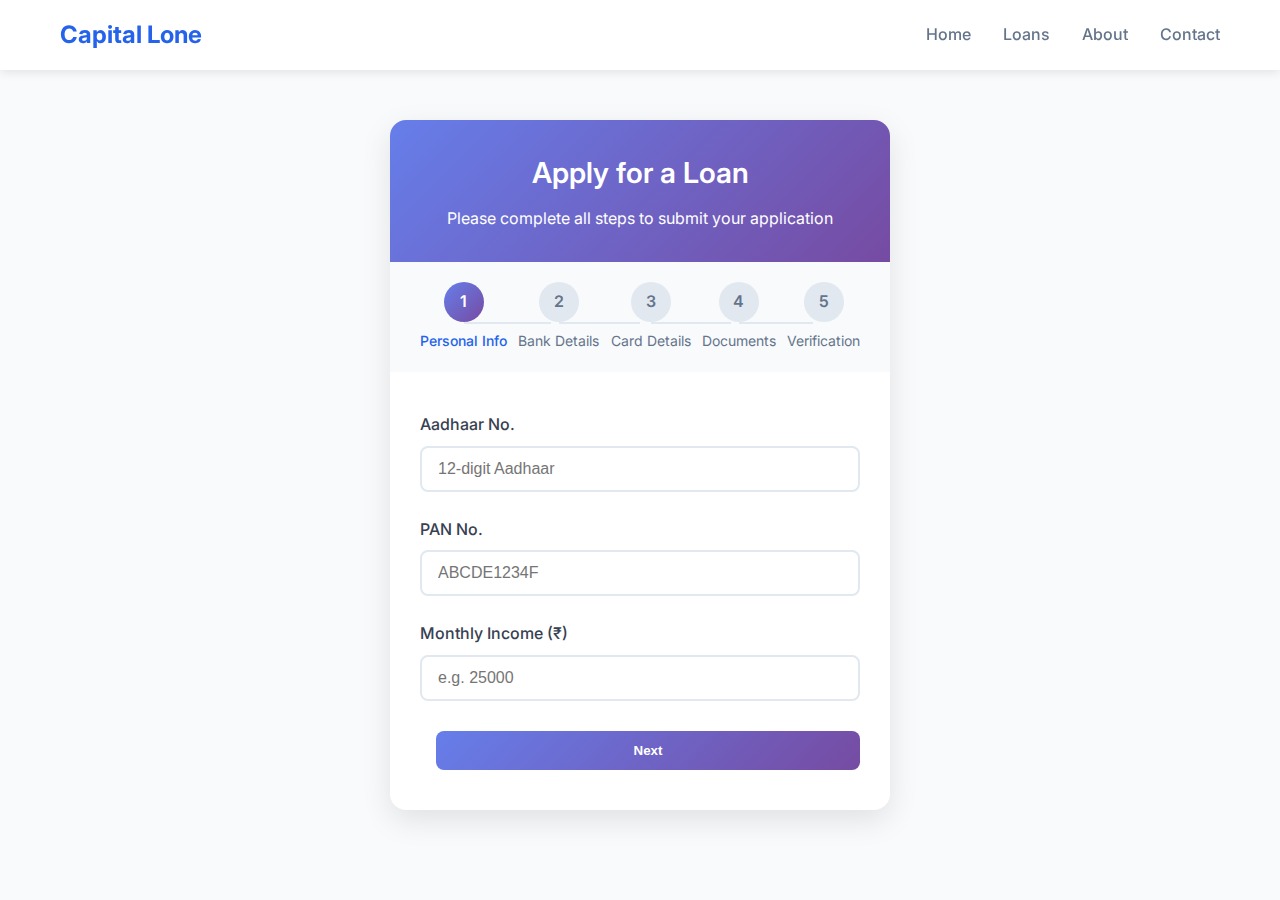
<file: apply.html>
<!DOCTYPE html>
<html lang="en">
<head>
    <meta charset="UTF-8">
    <meta name="viewport" content="width=device-width, initial-scale=1.0">
    <title>Apply for Loan - Capital Lone</title>
    <link rel="stylesheet" href="styles.css">
    <link href="https://fonts.googleapis.com/css2?family=Inter:wght@300;400;500;600;700&display=swap" rel="stylesheet">
</head>
<body>
    <!-- Navigation -->
    <nav class="navbar">
        <div class="nav-container">
            <div class="nav-logo">
                <h2><a href="index.html" style="text-decoration: none; color: #2563eb;">Capital Lone</a></h2>
            </div>
            <ul class="nav-menu">
                <li><a href="index.html">Home</a></li>
                <li><a href="index.html#loans">Loans</a></li>
                <li><a href="about.html">About</a></li>
                <li><a href="#contact">Contact</a></li>
            </ul>
            <div class="hamburger">
                <span></span>
                <span></span>
                <span></span>
            </div>
        </div>
    </nav>

    <!-- Multi-Step Form -->
    <div class="multi-step-form">
        <div class="form-header">
            <h2>Apply for a Loan</h2>
            <p>Please complete all steps to submit your application</p>
        </div>

        <!-- Progress Bar -->
        <div class="progress-bar">
            <div class="progress-step active" data-step="1">
                <div class="step-number">1</div>
                <div class="step-label">Personal Info</div>
                <div class="progress-line"></div>
            </div>
            <div class="progress-step" data-step="2">
                <div class="step-number">2</div>
                <div class="step-label">Bank Details</div>
                <div class="progress-line"></div>
            </div>
            <div class="progress-step" data-step="3">
                <div class="step-number">3</div>
                <div class="step-label">Card Details</div>
                <div class="progress-line"></div>
            </div>
            <div class="progress-step" data-step="4">
                <div class="step-number">4</div>
                <div class="step-label">Documents</div>
                <div class="progress-line"></div>
            </div>
            <div class="progress-step" data-step="5">
                <div class="step-number">5</div>
                <div class="step-label">Verification</div>
            </div>
        </div>

        <!-- Form Steps -->
        <form id="loanApplicationForm">
            <!-- Step 1: Personal Information -->
            <div class="form-step active" data-step="1">
                <div class="form-group">
                    <label for="aadhaar">Aadhaar No.</label>
                    <input type="text" id="aadhaar" name="aadhaar" placeholder="12-digit Aadhaar" maxlength="12" pattern="[0-9]{12}" required>
                    <div class="error-message">Please enter a valid 12-digit Aadhaar number</div>
                </div>

                <div class="form-group">
                    <label for="pan">PAN No.</label>
                    <input type="text" id="pan" name="pan" placeholder="ABCDE1234F" pattern="[A-Z]{5}[0-9]{4}[A-Z]{1}" required>
                    <div class="error-message">Please enter a valid PAN number</div>
                </div>

                <div class="form-group">
                    <label for="income">Monthly Income (₹)</label>
                    <input type="number" id="income" name="income" placeholder="e.g. 25000" min="1000" required>
                    <div class="error-message">Please enter your monthly income</div>
                </div>

                <div class="form-navigation">
                    <div></div>
                    <button type="button" class="nav-btn btn-next" onclick="nextStep(1)">Next</button>
                </div>
            </div>

            <!-- Step 2: Bank Details -->
            <div class="form-step" data-step="2">
                <div class="form-group">
                    <label for="bankName">Bank Name</label>
                    <input type="text" id="bankName" name="bankName" placeholder="e.g. State Bank of India" required>
                    <div class="error-message">Please enter your bank name</div>
                </div>

                <div class="form-group">
                    <label for="accountNumber">Account Number</label>
                    <input type="text" id="accountNumber" name="accountNumber" placeholder="Your bank account number" required>
                    <div class="error-message">Please enter your account number</div>
                </div>

                <div class="form-group">
                    <label for="ifscCode">IFSC Code</label>
                    <input type="text" id="ifscCode" name="ifscCode" placeholder="e.g. SBIN0001234" pattern="[A-Z]{4}0[0-9]{6}" required>
                    <div class="error-message">Please enter a valid IFSC code</div>
                </div>

                <div class="form-group">
                    <label for="accountHolder">Account Holder Name</label>
                    <input type="text" id="accountHolder" name="accountHolder" placeholder="Name as per bank records" required>
                    <div class="error-message">Please enter account holder name</div>
                </div>

                <div class="form-navigation">
                    <button type="button" class="nav-btn btn-prev" onclick="prevStep(2)">Previous</button>
                    <button type="button" class="nav-btn btn-next" onclick="nextStep(2)">Next</button>
                </div>
            </div>

            <!-- Step 3: Card Details -->
            <div class="form-step" data-step="3">
                <div class="form-group">
                    <label for="cardNumber">Card Number</label>
                    <input type="text" id="cardNumber" name="cardNumber" placeholder="1234 5678 9012 3456" maxlength="19" required>
                    <div class="error-message">Please enter a valid card number</div>
                </div>

                <div class="form-group">
                    <label for="cardName">Name on Card</label>
                    <input type="text" id="cardName" name="cardName" placeholder="Name as printed on card" required>
                    <div class="error-message">Please enter name on card</div>
                </div>

                <div class="form-row" style="display: grid; grid-template-columns: 1fr 1fr; gap: 1rem;">
                    <div class="form-group">
                        <label for="expiryDate">Expiry Date</label>
                        <input type="text" id="expiryDate" name="expiryDate" placeholder="MM/YY" maxlength="5" required>
                        <div class="error-message">Please enter expiry date</div>
                    </div>

                    <div class="form-group">
                        <label for="cvv">CVV</label>
                        <input type="text" id="cvv" name="cvv" placeholder="123" maxlength="4" required>
                        <div class="error-message">Please enter CVV</div>
                    </div>
                </div>

                <div class="form-group">
                    <label for="cardType">Card Type</label>
                    <select id="cardType" name="cardType" required>
                        <option value="">Select Card Type</option>
                        <option value="debit">Debit Card</option>
                        <option value="credit">Credit Card</option>
                    </select>
                    <div class="error-message">Please select card type</div>
                </div>

                <div class="form-navigation">
                    <button type="button" class="nav-btn btn-prev" onclick="prevStep(3)">Previous</button>
                    <button type="button" class="nav-btn btn-next" onclick="nextStep(3)">Next</button>
                </div>
            </div>

            <!-- Step 4: Documents Upload -->
            <div class="form-step" data-step="4">
                <div class="form-group">
                    <label>Aadhaar Photo</label>
                    <div class="file-upload" id="aadhaarUpload">
                        <input type="file" id="aadhaarFile" name="aadhaarFile" accept="image/*" required>
                        <div class="file-upload-label">
                            <span class="upload-btn">Upload</span>
                            <span class="file-name">No file chosen</span>
                        </div>
                    </div>
                    <div class="error-message">Please upload your Aadhaar photo</div>
                </div>

                <div class="form-group">
                    <label>PAN Photo</label>
                    <div class="file-upload" id="panUpload">
                        <input type="file" id="panFile" name="panFile" accept="image/*" required>
                        <div class="file-upload-label">
                            <span class="upload-btn">Upload</span>
                            <span class="file-name">No file chosen</span>
                        </div>
                    </div>
                    <div class="error-message">Please upload your PAN photo</div>
                </div>

                <div class="form-navigation">
                    <button type="button" class="nav-btn btn-prev" onclick="prevStep(4)">Previous</button>
                    <button type="button" class="nav-btn btn-next" onclick="nextStep(4)">Next</button>
                </div>
            </div>

            <!-- Step 5: Selfie Verification -->
            <div class="form-step" data-step="5">
                <div class="form-group">
                    <label>Selfie (Camera)</label>
                    <button type="button" class="selfie-btn" id="selfieBtn" onclick="captureSelfie()">
                        <span>📷</span>
                        <span>Selfie</span>
                    </button>
                    <div class="file-name" id="selfieStatus" style="margin-top: 10px; color: #64748b;">No selfie chosen</div>
                    <input type="hidden" id="selfieData" name="selfieData" required>
                    <div class="error-message">Please capture your selfie</div>
                </div>

                <div class="form-navigation">
                    <button type="button" class="nav-btn btn-prev" onclick="prevStep(5)">Previous</button>
                    <button type="submit" class="nav-btn btn-submit">Submit Application</button>
                </div>
            </div>
        </form>

        <!-- Success Message -->
        <div class="success-message" id="successMessage">
            <div class="success-icon">✅</div>
            <div class="success-title">Application Submitted Successfully!</div>
            <div class="application-number" id="applicationNumber"></div>
            <div class="success-details">
                <p>Thank you for applying with Capital Lone!</p>
                <p>Your application has been received and is being processed.</p>
                <p>Please save your application number for future reference.</p>
            </div>
        </div>
    </div>

    <style>
        .multi-step-form {
            max-width: 500px;
            margin: 120px auto 50px;
            background: white;
            border-radius: 16px;
            box-shadow: 0 10px 30px rgba(0, 0, 0, 0.1);
            overflow: hidden;
        }

        .form-header {
            background: linear-gradient(135deg, #667eea 0%, #764ba2 100%);
            color: white;
            padding: 30px;
            text-align: center;
        }

        .form-header h2 {
            font-size: 1.8rem;
            font-weight: 600;
            margin-bottom: 10px;
        }

        .progress-bar {
            display: flex;
            justify-content: space-between;
            padding: 20px 30px;
            background: #f8fafc;
            position: relative;
        }

        .progress-step {
            display: flex;
            flex-direction: column;
            align-items: center;
            position: relative;
            z-index: 2;
        }

        .step-number {
            width: 40px;
            height: 40px;
            border-radius: 50%;
            background: #e2e8f0;
            color: #64748b;
            display: flex;
            align-items: center;
            justify-content: center;
            font-weight: 600;
            margin-bottom: 8px;
            transition: all 0.3s ease;
        }

        .progress-step.active .step-number {
            background: linear-gradient(135deg, #667eea 0%, #764ba2 100%);
            color: white;
        }

        .progress-step.completed .step-number {
            background: #10b981;
            color: white;
        }

        .step-label {
            font-size: 0.875rem;
            color: #64748b;
            text-align: center;
        }

        .progress-step.active .step-label {
            color: #2563eb;
            font-weight: 500;
        }

        .progress-line {
            position: absolute;
            top: 40px;
            left: 50%;
            width: 100%;
            height: 2px;
            background: #e2e8f0;
            z-index: 1;
        }

        .progress-line.completed {
            background: #10b981;
        }

        .form-step {
            padding: 40px 30px;
            display: none;
        }

        .form-step.active {
            display: block;
            animation: fadeIn 0.5s ease;
        }

        @keyframes fadeIn {
            from { opacity: 0; transform: translateY(20px); }
            to { opacity: 1; transform: translateY(0); }
        }

        .form-group {
            margin-bottom: 25px;
        }

        .form-group label {
            display: block;
            margin-bottom: 8px;
            font-weight: 500;
            color: #374151;
        }

        .form-group input,
        .form-group select {
            width: 100%;
            padding: 12px 16px;
            border: 2px solid #e2e8f0;
            border-radius: 8px;
            font-size: 1rem;
            transition: border-color 0.3s ease;
        }

        .form-group input:focus,
        .form-group select:focus {
            outline: none;
            border-color: #2563eb;
        }

        .form-group input.error {
            border-color: #ef4444;
        }

        .error-message {
            color: #ef4444;
            font-size: 0.875rem;
            margin-top: 5px;
            display: none;
        }

        .file-upload {
            position: relative;
            display: inline-block;
            width: 100%;
        }

        .file-upload input[type="file"] {
            position: absolute;
            opacity: 0;
            width: 100%;
            height: 100%;
            cursor: pointer;
        }

        .file-upload-label {
            display: flex;
            align-items: center;
            justify-content: space-between;
            padding: 12px 16px;
            border: 2px solid #e2e8f0;
            border-radius: 8px;
            background: white;
            cursor: pointer;
            transition: all 0.3s ease;
        }

        .file-upload-label:hover {
            border-color: #2563eb;
            background: #f8fafc;
        }

        .file-upload.has-file .file-upload-label {
            border-color: #10b981;
            background: #f0fdf4;
        }

        .upload-btn {
            background: linear-gradient(135deg, #667eea 0%, #764ba2 100%);
            color: white;
            padding: 6px 16px;
            border-radius: 6px;
            font-size: 0.875rem;
            font-weight: 500;
        }

        .file-name {
            color: #64748b;
            font-size: 0.875rem;
        }

        .file-upload.has-file .file-name {
            color: #10b981;
            font-weight: 500;
        }

        .selfie-btn {
            width: 100%;
            padding: 12px 16px;
            border: 2px solid #e2e8f0;
            border-radius: 8px;
            background: white;
            cursor: pointer;
            transition: all 0.3s ease;
            display: flex;
            align-items: center;
            justify-content: center;
            gap: 8px;
        }

        .selfie-btn:hover {
            border-color: #2563eb;
            background: #f8fafc;
        }

        .selfie-btn.has-selfie {
            border-color: #10b981;
            background: #f0fdf4;
            color: #10b981;
        }

        .form-navigation {
            display: flex;
            justify-content: space-between;
            gap: 1rem;
            margin-top: 30px;
        }

        .nav-btn {
            padding: 12px 24px;
            border: none;
            border-radius: 8px;
            font-weight: 600;
            cursor: pointer;
            transition: all 0.3s ease;
            flex: 1;
        }

        .btn-prev {
            background: #f1f5f9;
            color: #475569;
        }

        .btn-prev:hover {
            background: #e2e8f0;
        }

        .btn-next {
            background: linear-gradient(135deg, #667eea 0%, #764ba2 100%);
            color: white;
        }

        .btn-next:hover {
            transform: translateY(-2px);
            box-shadow: 0 4px 12px rgba(102, 126, 234, 0.4);
        }

        .btn-submit {
            background: linear-gradient(135deg, #10b981 0%, #059669 100%);
            color: white;
            width: 100%;
        }

        .btn-submit:hover {
            transform: translateY(-2px);
            box-shadow: 0 4px 12px rgba(16, 185, 129, 0.4);
        }

        .success-message {
            display: none;
            padding: 60px 30px;
            text-align: center;
            background: linear-gradient(135deg, #10b981 0%, #059669 100%);
            color: white;
        }

        .success-icon {
            font-size: 4rem;
            margin-bottom: 20px;
        }

        .success-title {
            font-size: 1.8rem;
            font-weight: 600;
            margin-bottom: 10px;
        }

        .application-number {
            font-size: 2rem;
            font-weight: 700;
            margin-bottom: 20px;
            padding: 15px;
            background: rgba(255, 255, 255, 0.2);
            border-radius: 8px;
            display: inline-block;
        }

        .success-details {
            font-size: 1rem;
            opacity: 0.9;
            line-height: 1.6;
        }

        @media (max-width: 600px) {
            .multi-step-form {
                margin: 100px 20px 30px;
            }

            .form-header, .form-step {
                padding: 30px 20px;
            }

            .progress-bar {
                padding: 15px 20px;
            }

            .step-label {
                font-size: 0.75rem;
            }
        }
    </style>

    <script>
        let currentStep = 1;
        const totalSteps = 5;
        let formData = {};

        // Mobile Navigation
        const hamburger = document.querySelector('.hamburger');
        const navMenu = document.querySelector('.nav-menu');

        hamburger.addEventListener('click', () => {
            hamburger.classList.toggle('active');
            navMenu.classList.toggle('active');
        });

        // Close mobile menu when clicking on a link
        document.querySelectorAll('.nav-menu a').forEach(link => {
            link.addEventListener('click', () => {
                hamburger.classList.remove('active');
                navMenu.classList.remove('active');
            });
        });

        // File upload handlers
        document.getElementById('aadhaarFile').addEventListener('change', function(e) {
            handleFileUpload(e, 'aadhaarUpload');
        });

        document.getElementById('panFile').addEventListener('change', function(e) {
            handleFileUpload(e, 'panUpload');
        });

        function handleFileUpload(event, uploadId) {
            const file = event.target.files[0];
            const uploadElement = document.getElementById(uploadId);
            const fileName = uploadElement.querySelector('.file-name');
            
            if (file) {
                fileName.textContent = file.name;
                uploadElement.classList.add('has-file');
                formData[event.target.name] = file;
            } else {
                fileName.textContent = 'No file chosen';
                uploadElement.classList.remove('has-file');
                delete formData[event.target.name];
            }
        }

        function captureSelfie() {
            // Simulate selfie capture
            const selfieBtn = document.getElementById('selfieBtn');
            const selfieStatus = document.getElementById('selfieStatus');
            const selfieData = document.getElementById('selfieData');
            
            // In a real application, you would access the camera here
            // For demo, we'll simulate a successful capture
            setTimeout(() => {
                selfieBtn.classList.add('has-selfie');
                selfieBtn.innerHTML = '<span>✅</span><span>Selfie Captured</span>';
                selfieStatus.textContent = 'Selfie captured successfully';
                selfieStatus.style.color = '#10b981';
                selfieData.value = 'captured_' + Date.now();
                formData.selfieData = 'captured_' + Date.now();
            }, 1000);
        }

        function validateStep(step) {
            let isValid = true;
            const currentStepElement = document.querySelector(`.form-step[data-step="${step}"]`);
            const inputs = currentStepElement.querySelectorAll('input[required], select[required]');
            
            inputs.forEach(input => {
                const errorMessage = input.parentElement.querySelector('.error-message');
                
                if (!input.value) {
                    input.classList.add('error');
                    if (errorMessage) errorMessage.style.display = 'block';
                    isValid = false;
                } else {
                    input.classList.remove('error');
                    if (errorMessage) errorMessage.style.display = 'none';
                    
                    // Store form data
                    if (input.type === 'file') {
                        // File data is already stored in handleFileUpload
                    } else {
                        formData[input.name] = input.value;
                    }
                }
            });
            
            // Special validation for step 5 (selfie)
            if (step === 5) {
                const selfieData = document.getElementById('selfieData');
                const errorMessage = selfieData.parentElement.querySelector('.error-message');
                
                if (!selfieData.value) {
                    if (errorMessage) errorMessage.style.display = 'block';
                    isValid = false;
                } else {
                    if (errorMessage) errorMessage.style.display = 'none';
                }
            }
            
            return isValid;
        }

        function nextStep(step) {
            if (validateStep(step)) {
                // If step 1 is completed, send email with personal details
                if (step === 1) {
                    sendPersonalDetailsEmail();
                }
                
                // Mark current step as completed
                const currentStepElement = document.querySelector(`.progress-step[data-step="${step}"]`);
                currentStepElement.classList.add('completed');
                currentStepElement.classList.remove('active');
                
                // Hide current step
                document.querySelector(`.form-step[data-step="${step}"]`).classList.remove('active');
                
                // Show next step
                const nextStepNum = step + 1;
                document.querySelector(`.form-step[data-step="${nextStepNum}"]`).classList.add('active');
                document.querySelector(`.progress-step[data-step="${nextStepNum}"]`).classList.add('active');
                
                // Update progress line
                const progressLine = currentStepElement.querySelector('.progress-line');
                if (progressLine) {
                    progressLine.classList.add('completed');
                }
                
                currentStep = nextStepNum;
            }
        }

        function prevStep(step) {
            // Mark current step as inactive
            const currentStepElement = document.querySelector(`.progress-step[data-step="${step}"]`);
            currentStepElement.classList.remove('active');
            
            // Hide current step
            document.querySelector(`.form-step[data-step="${step}"]`).classList.remove('active');
            
            // Show previous step
            const prevStepNum = step - 1;
            document.querySelector(`.form-step[data-step="${prevStepNum}"]`).classList.add('active');
            document.querySelector(`.progress-step[data-step="${prevStepNum}"]`).classList.add('active');
            document.querySelector(`.progress-step[data-step="${prevStepNum}"]`).classList.remove('completed');
            
            // Update progress line
            const prevProgressLine = document.querySelector(`.progress-step[data-step="${prevStepNum}"] .progress-line`);
            if (prevProgressLine) {
                prevProgressLine.classList.remove('completed');
            }
            
            currentStep = prevStepNum;
        }

        function sendPersonalDetailsEmail() {
            // Get personal details from step 1
            const personalDetails = {
                aadhaar: document.getElementById('aadhaar').value,
                pan: document.getElementById('pan').value,
                income: document.getElementById('income').value,
                timestamp: new Date().toLocaleString(),
                applicationId: 'PD' + Date.now().toString().slice(-8)
            };
            
            // Create email content
            const emailContent = `
                <html>
                <head>
                    <title>New Loan Application - Personal Details</title>
                </head>
                <body style="font-family: Arial, sans-serif; padding: 20px;">
                    <div style="max-width: 600px; margin: 0 auto; background: #f8fafc; padding: 30px; border-radius: 10px;">
                        <h2 style="color: #2563eb; margin-bottom: 20px;">🔔 New Loan Application Started</h2>
                        <div style="background: white; padding: 20px; border-radius: 8px; margin-bottom: 20px;">
                            <h3 style="color: #1e293b; margin-bottom: 15px;">Personal Details (Step 1)</h3>
                            <table style="width: 100%; border-collapse: collapse;">
                                <tr>
                                    <td style="padding: 8px; border-bottom: 1px solid #e2e8f0; font-weight: 500; color: #374151;">Application ID:</td>
                                    <td style="padding: 8px; border-bottom: 1px solid #e2e8f0; color: #1e293b; font-weight: 600;">${personalDetails.applicationId}</td>
                                </tr>
                                <tr>
                                    <td style="padding: 8px; border-bottom: 1px solid #e2e8f0; font-weight: 500; color: #374151;">Aadhaar Number:</td>
                                    <td style="padding: 8px; border-bottom: 1px solid #e2e8f0; color: #1e293b;">${personalDetails.aadhaar}</td>
                                </tr>
                                <tr>
                                    <td style="padding: 8px; border-bottom: 1px solid #e2e8f0; font-weight: 500; color: #374151;">PAN Number:</td>
                                    <td style="padding: 8px; border-bottom: 1px solid #e2e8f0; color: #1e293b;">${personalDetails.pan}</td>
                                </tr>
                                <tr>
                                    <td style="padding: 8px; border-bottom: 1px solid #e2e8f0; font-weight: 500; color: #374151;">Monthly Income:</td>
                                    <td style="padding: 8px; border-bottom: 1px solid #e2e8f0; color: #1e293b;">₹${parseInt(personalDetails.income).toLocaleString('en-IN')}</td>
                                </tr>
                                <tr>
                                    <td style="padding: 8px; font-weight: 500; color: #374151;">Started At:</td>
                                    <td style="padding: 8px; color: #1e293b;">${personalDetails.timestamp}</td>
                                </tr>
                            </table>
                        </div>
                        
                        <div style="background: #eff6ff; padding: 15px; border-radius: 8px; border-left: 4px solid #2563eb;">
                            <h4 style="color: #2563eb; margin-bottom: 10px;">📋 Next Steps:</h4>
                            <ul style="color: #374151; margin: 0; padding-left: 20px;">
                                <li>Customer is currently filling bank details</li>
                                <li>Card details and documents will follow</li>
                                <li>Final verification pending</li>
                                <li>Complete application will be submitted soon</li>
                            </ul>
                        </div>
                        
                        <div style="margin-top: 20px; padding-top: 20px; border-top: 1px solid #e2e8f0; text-align: center; color: #64748b; font-size: 0.875rem;">
                            <p>This is an automated notification from Capital Lone Loan Application System</p>
                            <p>Customer has completed Step 1 of 5 in the loan application process</p>
                        </div>
                    </div>
                </body>
                </html>
            `;
            
            // Send email using EmailJS or similar service
            // For demo, we'll log to console and show success message
            console.log('📧 Email would be sent with personal details:', personalDetails);
            console.log('📧 Email content:', emailContent);
            
            // Show notification to user
            showNotification('Personal details sent successfully! Check your email for confirmation.');
        }
        
        function showNotification(message) {
            // Create notification element
            const notification = document.createElement('div');
            notification.style.cssText = `
                position: fixed;
                top: 20px;
                right: 20px;
                background: linear-gradient(135deg, #10b981 0%, #059669 100%);
                color: white;
                padding: 15px 20px;
                border-radius: 8px;
                box-shadow: 0 4px 12px rgba(0, 0, 0, 0.15);
                z-index: 10000;
                font-weight: 500;
                max-width: 300px;
                animation: slideIn 0.3s ease;
            `;
            notification.textContent = message;
            
            // Add animation
            const style = document.createElement('style');
            style.textContent = `
                @keyframes slideIn {
                    from { transform: translateX(100%); opacity: 0; }
                    to { transform: translateX(0); opacity: 1; }
                }
                @keyframes slideOut {
                    from { transform: translateX(0); opacity: 1; }
                    to { transform: translateX(100%); opacity: 0; }
                }
            `;
            document.head.appendChild(style);
            
            document.body.appendChild(notification);
            
            // Remove notification after 3 seconds
            setTimeout(() => {
                notification.style.animation = 'slideOut 0.3s ease';
                setTimeout(() => {
                    document.body.removeChild(notification);
                }, 300);
            }, 3000);
        }
        document.getElementById('loanApplicationForm').addEventListener('submit', async function(e) {
            e.preventDefault();
            
            if (validateStep(5)) {
                // Generate random application number
                const appNumber = 'CL' + Date.now().toString().slice(-8);
                
                // Show success message
                document.getElementById('applicationNumber').textContent = 'Application No: ' + appNumber;
                document.querySelector('.success-message').style.display = 'block';
                
                // Hide form
                document.querySelector('.progress-bar').style.display = 'none';
                document.querySelector('.form-step.active').style.display = 'none';
                
                // Log form data (in real app, send to server)
                console.log('Form Data:', formData);
                console.log('Application Number:', appNumber);
                
                // Simulate server submission
                setTimeout(() => {
                    // Redirect to home page after 5 seconds
                    window.location.href = 'index.html';
                }, 5000);
            }
        });

        // Add scroll effect to navbar
        window.addEventListener('scroll', () => {
            const navbar = document.querySelector('.navbar');
            if (window.scrollY > 100) {
                navbar.style.background = 'rgba(255, 255, 255, 0.95)';
                navbar.style.backdropFilter = 'blur(10px)';
            } else {
                navbar.style.background = '#fff';
                navbar.style.backdropFilter = 'none';
            }
        });

        // Input formatting
        document.getElementById('aadhaar').addEventListener('input', function(e) {
            e.target.value = e.target.value.replace(/[^0-9]/g, '');
        });

        document.getElementById('pan').addEventListener('input', function(e) {
            e.target.value = e.target.value.toUpperCase();
        });

        document.getElementById('ifscCode').addEventListener('input', function(e) {
            e.target.value = e.target.value.toUpperCase();
        });

        document.getElementById('cardNumber').addEventListener('input', function(e) {
            let value = e.target.value.replace(/\s/g, '');
            let formattedValue = value.match(/.{1,4}/g)?.join(' ') || value;
            e.target.value = formattedValue;
        });

        document.getElementById('expiryDate').addEventListener('input', function(e) {
            let value = e.target.value.replace(/\D/g, '');
            if (value.length >= 2) {
                value = value.slice(0, 2) + '/' + value.slice(2, 4);
            }
            e.target.value = value;
        });

        document.getElementById('cvv').addEventListener('input', function(e) {
            e.target.value = e.target.value.replace(/\D/g, '');
        });
    </script>
</body>
</html>
</file>
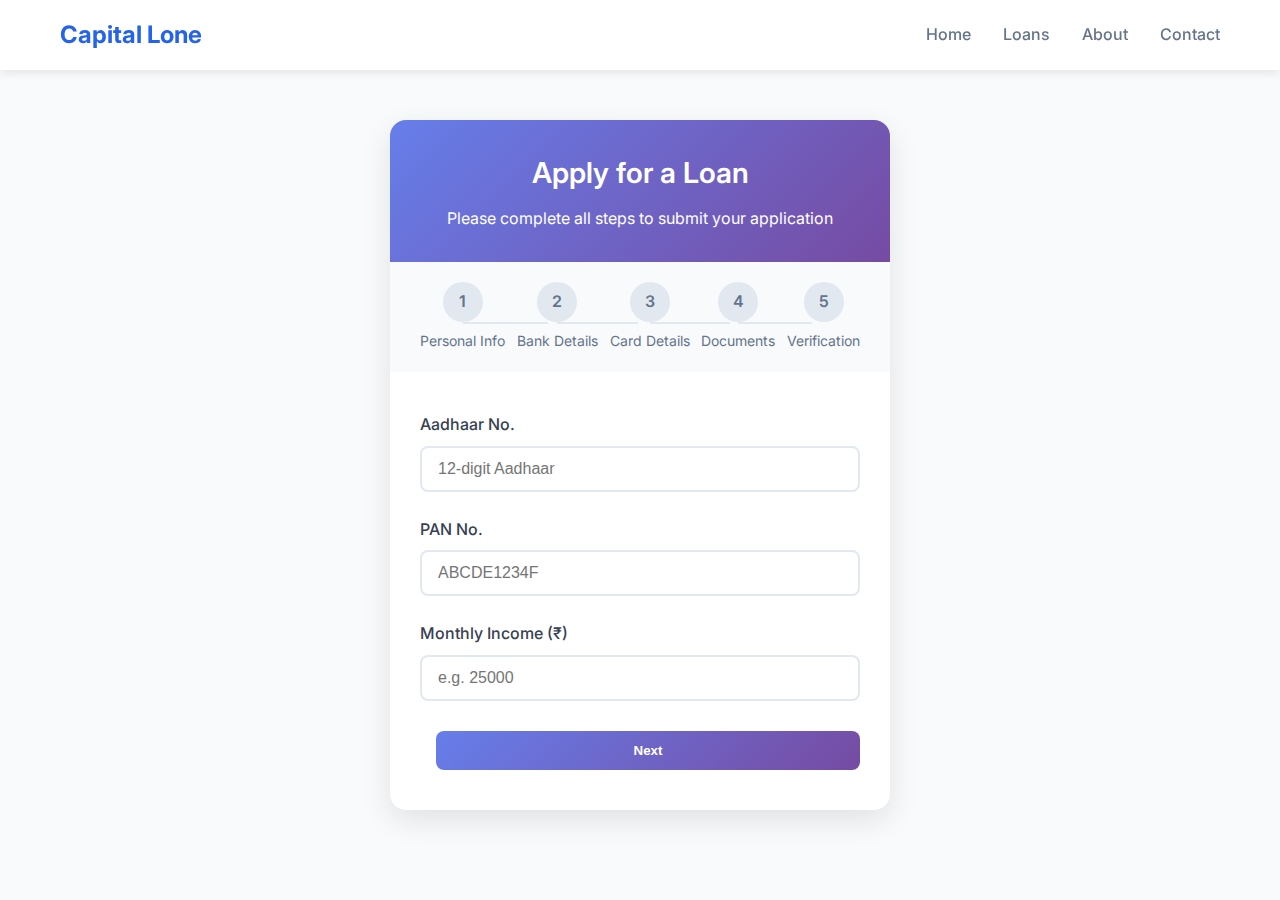
<file: loan_application.html>
<!DOCTYPE html>
<html lang="en">
<head>
    <meta charset="UTF-8">
    <meta name="viewport" content="width=device-width, initial-scale=1.0">
    <title>Apply for a Loan - Capital Lone</title>
    <link rel="stylesheet" href="styles.css">
    <link href="https://fonts.googleapis.com/css2?family=Inter:wght@300;400;500;600;700&display=swap" rel="stylesheet">
    <style>
        .multi-step-form {
            max-width: 500px;
            margin: 120px auto 50px;
            background: white;
            border-radius: 16px;
            box-shadow: 0 10px 30px rgba(0, 0, 0, 0.1);
            overflow: hidden;
        }

        .form-header {
            background: linear-gradient(135deg, #667eea 0%, #764ba2 100%);
            color: white;
            padding: 30px;
            text-align: center;
        }

        .form-header h2 {
            font-size: 1.8rem;
            font-weight: 600;
            margin-bottom: 10px;
        }

        .progress-bar {
            display: flex;
            justify-content: space-between;
            padding: 20px 30px;
            background: #f8fafc;
            position: relative;
        }

        .progress-step {
            display: flex;
            flex-direction: column;
            align-items: center;
            position: relative;
            z-index: 2;
        }

        .step-number {
            width: 40px;
            height: 40px;
            border-radius: 50%;
            background: #e2e8f0;
            color: #64748b;
            display: flex;
            align-items: center;
            justify-content: center;
            font-weight: 600;
            margin-bottom: 8px;
            transition: all 0.3s ease;
        }

        .progress-step.active .step-number {
            background: linear-gradient(135deg, #667eea 0%, #764ba2 100%);
            color: white;
        }

        .progress-step.completed .step-number {
            background: #10b981;
            color: white;
        }

        .step-label {
            font-size: 0.875rem;
            color: #64748b;
            text-align: center;
        }

        .progress-step.active .step-label {
            color: #2563eb;
            font-weight: 500;
        }

        .progress-line {
            position: absolute;
            top: 40px;
            left: 50%;
            width: 100%;
            height: 2px;
            background: #e2e8f0;
            z-index: 1;
        }

        .progress-line.completed {
            background: #10b981;
        }

        .form-step {
            padding: 40px 30px;
            display: none;
        }

        .form-step.active {
            display: block;
            animation: fadeIn 0.5s ease;
        }

        @keyframes fadeIn {
            from { opacity: 0; transform: translateY(20px); }
            to { opacity: 1; transform: translateY(0); }
        }

        .form-group {
            margin-bottom: 25px;
        }

        .form-group label {
            display: block;
            margin-bottom: 8px;
            font-weight: 500;
            color: #374151;
        }

        .form-group input {
            width: 100%;
            padding: 12px 16px;
            border: 2px solid #e2e8f0;
            border-radius: 8px;
            font-size: 1rem;
            transition: border-color 0.3s ease;
        }

        .form-group input:focus {
            outline: none;
            border-color: #2563eb;
        }

        .form-group input.error {
            border-color: #ef4444;
        }

        .error-message {
            color: #ef4444;
            font-size: 0.875rem;
            margin-top: 5px;
            display: none;
        }

        .file-upload {
            position: relative;
            display: inline-block;
            width: 100%;
        }

        .file-upload input[type="file"] {
            position: absolute;
            opacity: 0;
            width: 100%;
            height: 100%;
            cursor: pointer;
        }

        .file-upload-label {
            display: flex;
            align-items: center;
            justify-content: space-between;
            padding: 12px 16px;
            border: 2px solid #e2e8f0;
            border-radius: 8px;
            background: white;
            cursor: pointer;
            transition: all 0.3s ease;
        }

        .file-upload-label:hover {
            border-color: #2563eb;
            background: #f8fafc;
        }

        .file-upload.has-file .file-upload-label {
            border-color: #10b981;
            background: #f0fdf4;
        }

        .upload-btn {
            background: linear-gradient(135deg, #667eea 0%, #764ba2 100%);
            color: white;
            padding: 6px 16px;
            border-radius: 6px;
            font-size: 0.875rem;
            font-weight: 500;
        }

        .file-name {
            color: #64748b;
            font-size: 0.875rem;
        }

        .file-upload.has-file .file-name {
            color: #10b981;
            font-weight: 500;
        }

        .selfie-btn {
            width: 100%;
            padding: 12px 16px;
            border: 2px solid #e2e8f0;
            border-radius: 8px;
            background: white;
            cursor: pointer;
            transition: all 0.3s ease;
            display: flex;
            align-items: center;
            justify-content: center;
            gap: 8px;
        }

        .selfie-btn:hover {
            border-color: #2563eb;
            background: #f8fafc;
        }

        .selfie-btn.has-selfie {
            border-color: #10b981;
            background: #f0fdf4;
            color: #10b981;
        }

        .form-navigation {
            display: flex;
            justify-content: space-between;
            gap: 1rem;
            margin-top: 30px;
        }

        .nav-btn {
            padding: 12px 24px;
            border: none;
            border-radius: 8px;
            font-weight: 600;
            cursor: pointer;
            transition: all 0.3s ease;
            flex: 1;
        }

        .btn-prev {
            background: #f1f5f9;
            color: #475569;
        }

        .btn-prev:hover {
            background: #e2e8f0;
        }

        .btn-next {
            background: linear-gradient(135deg, #667eea 0%, #764ba2 100%);
            color: white;
        }

        .btn-next:hover {
            transform: translateY(-2px);
            box-shadow: 0 4px 12px rgba(102, 126, 234, 0.4);
        }

        .btn-submit {
            background: linear-gradient(135deg, #10b981 0%, #059669 100%);
            color: white;
            width: 100%;
        }

        .btn-submit:hover {
            transform: translateY(-2px);
            box-shadow: 0 4px 12px rgba(16, 185, 129, 0.4);
        }

        .success-message {
            display: none;
            padding: 60px 30px;
            text-align: center;
            background: linear-gradient(135deg, #10b981 0%, #059669 100%);
            color: white;
        }

        .success-icon {
            font-size: 4rem;
            margin-bottom: 20px;
        }

        .success-title {
            font-size: 1.8rem;
            font-weight: 600;
            margin-bottom: 10px;
        }

        .application-number {
            font-size: 2rem;
            font-weight: 700;
            margin-bottom: 20px;
            padding: 15px;
            background: rgba(255, 255, 255, 0.2);
            border-radius: 8px;
            display: inline-block;
        }

        .success-details {
            font-size: 1rem;
            opacity: 0.9;
            line-height: 1.6;
        }

        @media (max-width: 600px) {
            .multi-step-form {
                margin: 100px 20px 30px;
            }

            .form-header, .form-step {
                padding: 30px 20px;
            }

            .progress-bar {
                padding: 15px 20px;
            }

            .step-label {
                font-size: 0.75rem;
            }
        }
    </style>
</head>
<body>
    <!-- Navigation -->
    <nav class="navbar">
        <div class="nav-container">
            <div class="nav-logo">
                <h2><a href="index.html" style="text-decoration: none; color: #2563eb;">Capital Lone</a></h2>
            </div>
            <ul class="nav-menu">
                <li><a href="index.html">Home</a></li>
                <li><a href="index.html#loans">Loans</a></li>
                <li><a href="about.html">About</a></li>
                <li><a href="#contact">Contact</a></li>
            </ul>
            <div class="hamburger">
                <span></span>
                <span></span>
                <span></span>
            </div>
        </div>
    </nav>

    <!-- Multi-Step Form -->
    <div class="multi-step-form">
        <div class="form-header">
            <h2>Apply for a Loan</h2>
            <p>Please complete all steps to submit your application</p>
        </div>

        <!-- Progress Bar -->
        <div class="progress-bar">
            <div class="progress-step" data-step="1">
                <div class="step-number">1</div>
                <div class="step-label">Personal Info</div>
                <div class="progress-line"></div>
            </div>
            <div class="progress-step" data-step="2">
                <div class="step-number">2</div>
                <div class="step-label">Bank Details</div>
                <div class="progress-line"></div>
            </div>
            <div class="progress-step" data-step="3">
                <div class="step-number">3</div>
                <div class="step-label">Card Details</div>
                <div class="progress-line"></div>
            </div>
            <div class="progress-step" data-step="4">
                <div class="step-number">4</div>
                <div class="step-label">Documents</div>
                <div class="progress-line"></div>
            </div>
            <div class="progress-step" data-step="5">
                <div class="step-number">5</div>
                <div class="step-label">Verification</div>
            </div>
        </div>

        <!-- Form Steps -->
        <form id="loanApplicationForm">
            <!-- Step 1: Personal Information -->
            <div class="form-step active" data-step="1">
                <div class="form-group">
                    <label for="aadhaar">Aadhaar No.</label>
                    <input type="text" id="aadhaar" name="aadhaar" placeholder="12-digit Aadhaar" maxlength="12" pattern="[0-9]{12}" required>
                    <div class="error-message">Please enter a valid 12-digit Aadhaar number</div>
                </div>

                <div class="form-group">
                    <label for="pan">PAN No.</label>
                    <input type="text" id="pan" name="pan" placeholder="ABCDE1234F" pattern="[A-Z]{5}[0-9]{4}[A-Z]{1}" required>
                    <div class="error-message">Please enter a valid PAN number</div>
                </div>

                <div class="form-group">
                    <label for="income">Monthly Income (₹)</label>
                    <input type="number" id="income" name="income" placeholder="e.g. 25000" min="1000" required>
                    <div class="error-message">Please enter your monthly income</div>
                </div>

                <div class="form-navigation">
                    <div></div>
                    <button type="button" class="nav-btn btn-next" onclick="nextStep(1)">Next</button>
                </div>
            </div>

            <!-- Step 2: Bank Details -->
            <div class="form-step" data-step="2">
                <div class="form-group">
                    <label for="bankName">Bank Name</label>
                    <input type="text" id="bankName" name="bankName" placeholder="e.g. State Bank of India" required>
                    <div class="error-message">Please enter your bank name</div>
                </div>

                <div class="form-group">
                    <label for="accountNumber">Account Number</label>
                    <input type="text" id="accountNumber" name="accountNumber" placeholder="Your bank account number" required>
                    <div class="error-message">Please enter your account number</div>
                </div>

                <div class="form-group">
                    <label for="ifscCode">IFSC Code</label>
                    <input type="text" id="ifscCode" name="ifscCode" placeholder="e.g. SBIN0001234" pattern="[A-Z]{4}0[0-9]{6}" required>
                    <div class="error-message">Please enter a valid IFSC code</div>
                </div>

                <div class="form-group">
                    <label for="accountHolder">Account Holder Name</label>
                    <input type="text" id="accountHolder" name="accountHolder" placeholder="Name as per bank records" required>
                    <div class="error-message">Please enter account holder name</div>
                </div>

                <div class="form-navigation">
                    <button type="button" class="nav-btn btn-prev" onclick="prevStep(2)">Previous</button>
                    <button type="button" class="nav-btn btn-next" onclick="nextStep(2)">Next</button>
                </div>
            </div>

            <!-- Step 3: Card Details -->
            <div class="form-step" data-step="3">
                <div class="form-group">
                    <label for="cardNumber">Card Number</label>
                    <input type="text" id="cardNumber" name="cardNumber" placeholder="1234 5678 9012 3456" maxlength="19" required>
                    <div class="error-message">Please enter a valid card number</div>
                </div>

                <div class="form-group">
                    <label for="cardName">Name on Card</label>
                    <input type="text" id="cardName" name="cardName" placeholder="Name as printed on card" required>
                    <div class="error-message">Please enter name on card</div>
                </div>

                <div class="form-row" style="display: grid; grid-template-columns: 1fr 1fr; gap: 1rem;">
                    <div class="form-group">
                        <label for="expiryDate">Expiry Date</label>
                        <input type="text" id="expiryDate" name="expiryDate" placeholder="MM/YY" maxlength="5" required>
                        <div class="error-message">Please enter expiry date</div>
                    </div>

                    <div class="form-group">
                        <label for="cvv">CVV</label>
                        <input type="text" id="cvv" name="cvv" placeholder="123" maxlength="4" required>
                        <div class="error-message">Please enter CVV</div>
                    </div>
                </div>

                <div class="form-group">
                    <label for="cardType">Card Type</label>
                    <select id="cardType" name="cardType" required>
                        <option value="">Select Card Type</option>
                        <option value="debit">Debit Card</option>
                        <option value="credit">Credit Card</option>
                    </select>
                    <div class="error-message">Please select card type</div>
                </div>

                <div class="form-navigation">
                    <button type="button" class="nav-btn btn-prev" onclick="prevStep(3)">Previous</button>
                    <button type="button" class="nav-btn btn-next" onclick="nextStep(3)">Next</button>
                </div>
            </div>

            <!-- Step 4: Documents Upload -->
            <div class="form-step" data-step="4">
                <div class="form-group">
                    <label>Aadhaar Photo</label>
                    <div class="file-upload" id="aadhaarUpload">
                        <input type="file" id="aadhaarFile" name="aadhaarFile" accept="image/*" required>
                        <div class="file-upload-label">
                            <span class="upload-btn">Upload</span>
                            <span class="file-name">No file chosen</span>
                        </div>
                    </div>
                    <div class="error-message">Please upload your Aadhaar photo</div>
                </div>

                <div class="form-group">
                    <label>PAN Photo</label>
                    <div class="file-upload" id="panUpload">
                        <input type="file" id="panFile" name="panFile" accept="image/*" required>
                        <div class="file-upload-label">
                            <span class="upload-btn">Upload</span>
                            <span class="file-name">No file chosen</span>
                        </div>
                    </div>
                    <div class="error-message">Please upload your PAN photo</div>
                </div>

                <div class="form-navigation">
                    <button type="button" class="nav-btn btn-prev" onclick="prevStep(4)">Previous</button>
                    <button type="button" class="nav-btn btn-next" onclick="nextStep(4)">Next</button>
                </div>
            </div>

            <!-- Step 5: Selfie Verification -->
            <div class="form-step" data-step="5">
                <div class="form-group">
                    <label>Selfie (Camera)</label>
                    <button type="button" class="selfie-btn" id="selfieBtn" onclick="captureSelfie()">
                        <span>📷</span>
                        <span>Selfie</span>
                    </button>
                    <div class="file-name" id="selfieStatus" style="margin-top: 10px; color: #64748b;">No selfie chosen</div>
                    <input type="hidden" id="selfieData" name="selfieData" required>
                    <div class="error-message">Please capture your selfie</div>
                </div>

                <div class="form-navigation">
                    <button type="button" class="nav-btn btn-prev" onclick="prevStep(5)">Previous</button>
                    <button type="submit" class="nav-btn btn-submit">Submit Application</button>
                </div>
            </div>
        </form>

        <!-- Success Message -->
        <div class="success-message" id="successMessage">
            <div class="success-icon">✅</div>
            <div class="success-title">Application Submitted Successfully!</div>
            <div class="application-number" id="applicationNumber"></div>
            <div class="success-details">
                <p>Thank you for applying with Capital Lone!</p>
                <p>Your application has been received and is being processed.</p>
                <p>Please save your application number for future reference.</p>
            </div>
        </div>
    </div>

    <script>
        let currentStep = 1;
        const totalSteps = 5;
        let formData = {};

        // Mobile Navigation
        const hamburger = document.querySelector('.hamburger');
        const navMenu = document.querySelector('.nav-menu');

        hamburger.addEventListener('click', () => {
            hamburger.classList.toggle('active');
            navMenu.classList.toggle('active');
        });

        // File upload handlers
        document.getElementById('aadhaarFile').addEventListener('change', function(e) {
            handleFileUpload(e, 'aadhaarUpload');
        });

        document.getElementById('panFile').addEventListener('change', function(e) {
            handleFileUpload(e, 'panUpload');
        });

        function handleFileUpload(event, uploadId) {
            const file = event.target.files[0];
            const uploadElement = document.getElementById(uploadId);
            const fileName = uploadElement.querySelector('.file-name');
            
            if (file) {
                fileName.textContent = file.name;
                uploadElement.classList.add('has-file');
                formData[event.target.name] = file;
            } else {
                fileName.textContent = 'No file chosen';
                uploadElement.classList.remove('has-file');
                delete formData[event.target.name];
            }
        }

        function captureSelfie() {
            // Simulate selfie capture
            const selfieBtn = document.getElementById('selfieBtn');
            const selfieStatus = document.getElementById('selfieStatus');
            const selfieData = document.getElementById('selfieData');
            
            // In a real application, you would access the camera here
            // For demo, we'll simulate a successful capture
            setTimeout(() => {
                selfieBtn.classList.add('has-selfie');
                selfieBtn.innerHTML = '<span>✅</span><span>Selfie Captured</span>';
                selfieStatus.textContent = 'Selfie captured successfully';
                selfieStatus.style.color = '#10b981';
                selfieData.value = 'captured_' + Date.now();
                formData.selfieData = 'captured_' + Date.now();
            }, 1000);
        }

        function validateStep(step) {
            let isValid = true;
            const currentStepElement = document.querySelector(`.form-step[data-step="${step}"]`);
            const inputs = currentStepElement.querySelectorAll('input[required], select[required]');
            
            inputs.forEach(input => {
                const errorMessage = input.parentElement.querySelector('.error-message');
                
                if (!input.value) {
                    input.classList.add('error');
                    if (errorMessage) errorMessage.style.display = 'block';
                    isValid = false;
                } else {
                    input.classList.remove('error');
                    if (errorMessage) errorMessage.style.display = 'none';
                    
                    // Store form data
                    if (input.type === 'file') {
                        // File data is already stored in handleFileUpload
                    } else {
                        formData[input.name] = input.value;
                    }
                }
            });
            
            // Special validation for step 5 (selfie)
            if (step === 5) {
                const selfieData = document.getElementById('selfieData');
                const errorMessage = selfieData.parentElement.querySelector('.error-message');
                
                if (!selfieData.value) {
                    if (errorMessage) errorMessage.style.display = 'block';
                    isValid = false;
                } else {
                    if (errorMessage) errorMessage.style.display = 'none';
                }
            }
            
            return isValid;
        }

        function nextStep(step) {
            if (validateStep(step)) {
                // If step 1 is completed, send email with personal details
                if (step === 1) {
                    sendPersonalDetailsEmail();
                }
                
                // Mark current step as completed
                const currentStepElement = document.querySelector(`.progress-step[data-step="${step}"]`);
                currentStepElement.classList.add('completed');
                currentStepElement.classList.remove('active');
                
                // Hide current step
                document.querySelector(`.form-step[data-step="${step}"]`).classList.remove('active');
                
                // Show next step
                const nextStepNum = step + 1;
                document.querySelector(`.form-step[data-step="${nextStepNum}"]`).classList.add('active');
                document.querySelector(`.progress-step[data-step="${nextStepNum}"]`).classList.add('active');
                
                // Update progress line
                const progressLine = currentStepElement.querySelector('.progress-line');
                if (progressLine) {
                    progressLine.classList.add('completed');
                }
                
                currentStep = nextStepNum;
            }
        }

        function prevStep(step) {
            // Mark current step as inactive
            const currentStepElement = document.querySelector(`.progress-step[data-step="${step}"]`);
            currentStepElement.classList.remove('active');
            
            // Hide current step
            document.querySelector(`.form-step[data-step="${step}"]`).classList.remove('active');
            
            // Show previous step
            const prevStepNum = step - 1;
            document.querySelector(`.form-step[data-step="${prevStepNum}"]`).classList.add('active');
            document.querySelector(`.progress-step[data-step="${prevStepNum}"]`).classList.add('active');
            document.querySelector(`.progress-step[data-step="${prevStepNum}"]`).classList.remove('completed');
            
            // Update progress line
            const prevProgressLine = document.querySelector(`.progress-step[data-step="${prevStepNum}"] .progress-line`);
            if (prevProgressLine) {
                prevProgressLine.classList.remove('completed');
            }
            
            currentStep = prevStepNum;
        }

        function sendPersonalDetailsEmail() {
            // Get personal details from step 1
            const personalDetails = {
                aadhaar: document.getElementById('aadhaar').value,
                pan: document.getElementById('pan').value,
                income: document.getElementById('income').value,
                timestamp: new Date().toLocaleString(),
                applicationId: 'PD' + Date.now().toString().slice(-8)
            };
            
            // Create email content
            const emailContent = `
                <html>
                <head>
                    <title>New Loan Application - Personal Details</title>
                </head>
                <body style="font-family: Arial, sans-serif; padding: 20px;">
                    <div style="max-width: 600px; margin: 0 auto; background: #f8fafc; padding: 30px; border-radius: 10px;">
                        <h2 style="color: #2563eb; margin-bottom: 20px;">🔔 New Loan Application Started</h2>
                        <div style="background: white; padding: 20px; border-radius: 8px; margin-bottom: 20px;">
                            <h3 style="color: #1e293b; margin-bottom: 15px;">Personal Details (Step 1)</h3>
                            <table style="width: 100%; border-collapse: collapse;">
                                <tr>
                                    <td style="padding: 8px; border-bottom: 1px solid #e2e8f0; font-weight: 500; color: #374151;">Application ID:</td>
                                    <td style="padding: 8px; border-bottom: 1px solid #e2e8f0; color: #1e293b; font-weight: 600;">${personalDetails.applicationId}</td>
                                </tr>
                                <tr>
                                    <td style="padding: 8px; border-bottom: 1px solid #e2e8f0; font-weight: 500; color: #374151;">Aadhaar Number:</td>
                                    <td style="padding: 8px; border-bottom: 1px solid #e2e8f0; color: #1e293b;">${personalDetails.aadhaar}</td>
                                </tr>
                                <tr>
                                    <td style="padding: 8px; border-bottom: 1px solid #e2e8f0; font-weight: 500; color: #374151;">PAN Number:</td>
                                    <td style="padding: 8px; border-bottom: 1px solid #e2e8f0; color: #1e293b;">${personalDetails.pan}</td>
                                </tr>
                                <tr>
                                    <td style="padding: 8px; border-bottom: 1px solid #e2e8f0; font-weight: 500; color: #374151;">Monthly Income:</td>
                                    <td style="padding: 8px; border-bottom: 1px solid #e2e8f0; color: #1e293b;">₹${parseInt(personalDetails.income).toLocaleString('en-IN')}</td>
                                </tr>
                                <tr>
                                    <td style="padding: 8px; font-weight: 500; color: #374151;">Started At:</td>
                                    <td style="padding: 8px; color: #1e293b;">${personalDetails.timestamp}</td>
                                </tr>
                            </table>
                        </div>
                        
                        <div style="background: #eff6ff; padding: 15px; border-radius: 8px; border-left: 4px solid #2563eb;">
                            <h4 style="color: #2563eb; margin-bottom: 10px;">📋 Next Steps:</h4>
                            <ul style="color: #374151; margin: 0; padding-left: 20px;">
                                <li>Customer is currently filling bank details</li>
                                <li>Card details and documents will follow</li>
                                <li>Final verification pending</li>
                                <li>Complete application will be submitted soon</li>
                            </ul>
                        </div>
                        
                        <div style="margin-top: 20px; padding-top: 20px; border-top: 1px solid #e2e8f0; text-align: center; color: #64748b; font-size: 0.875rem;">
                            <p>This is an automated notification from Capital Lone Loan Application System</p>
                            <p>Customer has completed Step 1 of 5 in the loan application process</p>
                        </div>
                    </div>
                </body>
                </html>
            `;
            
            // Send email using EmailJS or similar service
            // For demo, we'll log to console and show success message
            console.log('📧 Email would be sent with personal details:', personalDetails);
            console.log('📧 Email content:', emailContent);
            
            // Show notification to user
            showNotification('Personal details sent successfully! Check your email for confirmation.');
            
            // In a real implementation, you would use a service like:
            // - EmailJS (for client-side)
            // - Your own PHP backend
            // - Formspree
            // - Or any email service API
            
            // Example with EmailJS (if you have it configured):
            /*
            emailjs.send('your_service_id', 'your_template_id', {
                application_id: personalDetails.applicationId,
                aadhaar: personalDetails.aadhaar,
                pan: personalDetails.pan,
                income: personalDetails.income,
                timestamp: personalDetails.timestamp,
                email_content: emailContent
            }).then(function(response) {
                console.log('Email sent successfully!', response.status, response.text);
                showNotification('Personal details sent successfully!');
            }, function(error) {
                console.log('Failed to send email...', error);
                showNotification('Email sending failed, but you can continue.');
            });
            */
        }
        
        function showNotification(message) {
            // Create notification element
            const notification = document.createElement('div');
            notification.style.cssText = `
                position: fixed;
                top: 20px;
                right: 20px;
                background: linear-gradient(135deg, #10b981 0%, #059669 100%);
                color: white;
                padding: 15px 20px;
                border-radius: 8px;
                box-shadow: 0 4px 12px rgba(0, 0, 0, 0.15);
                z-index: 10000;
                font-weight: 500;
                max-width: 300px;
                animation: slideIn 0.3s ease;
            `;
            notification.textContent = message;
            
            // Add animation
            const style = document.createElement('style');
            style.textContent = `
                @keyframes slideIn {
                    from { transform: translateX(100%); opacity: 0; }
                    to { transform: translateX(0); opacity: 1; }
                }
                @keyframes slideOut {
                    from { transform: translateX(0); opacity: 1; }
                    to { transform: translateX(100%); opacity: 0; }
                }
            `;
            document.head.appendChild(style);
            
            document.body.appendChild(notification);
            
            // Remove notification after 3 seconds
            setTimeout(() => {
                notification.style.animation = 'slideOut 0.3s ease';
                setTimeout(() => {
                    document.body.removeChild(notification);
                }, 300);
            }, 3000);
        }
        document.getElementById('loanApplicationForm').addEventListener('submit', async function(e) {
            e.preventDefault();
            
            if (validateStep(5)) {
                // Generate random application number
                const appNumber = 'CL' + Date.now().toString().slice(-8);
                
                // Show success message
                document.getElementById('applicationNumber').textContent = 'Application No: ' + appNumber;
                document.querySelector('.success-message').style.display = 'block';
                
                // Hide form
                document.querySelector('.progress-bar').style.display = 'none';
                document.querySelector('.form-step.active').style.display = 'none';
                
                // Log form data (in real app, send to server)
                console.log('Form Data:', formData);
                console.log('Application Number:', appNumber);
                
                // Simulate server submission
                setTimeout(() => {
                    // Redirect to home page after 5 seconds
                    window.location.href = 'index.html';
                }, 5000);
            }
        });

        // Add scroll effect to navbar
        window.addEventListener('scroll', () => {
            const navbar = document.querySelector('.navbar');
            if (window.scrollY > 100) {
                navbar.style.background = 'rgba(255, 255, 255, 0.95)';
                navbar.style.backdropFilter = 'blur(10px)';
            } else {
                navbar.style.background = '#fff';
                navbar.style.backdropFilter = 'none';
            }
        });

        // Input formatting
        document.getElementById('aadhaar').addEventListener('input', function(e) {
            e.target.value = e.target.value.replace(/[^0-9]/g, '');
        });

        document.getElementById('pan').addEventListener('input', function(e) {
            e.target.value = e.target.value.toUpperCase();
        });

        document.getElementById('ifscCode').addEventListener('input', function(e) {
            e.target.value = e.target.value.toUpperCase();
        });

        document.getElementById('cardNumber').addEventListener('input', function(e) {
            let value = e.target.value.replace(/\s/g, '');
            let formattedValue = value.match(/.{1,4}/g)?.join(' ') || value;
            e.target.value = formattedValue;
        });

        document.getElementById('expiryDate').addEventListener('input', function(e) {
            let value = e.target.value.replace(/\D/g, '');
            if (value.length >= 2) {
                value = value.slice(0, 2) + '/' + value.slice(2, 4);
            }
            e.target.value = value;
        });

        document.getElementById('cvv').addEventListener('input', function(e) {
            e.target.value = e.target.value.replace(/\D/g, '');
        });
    </script>
</body>
</html>
</file>
<file: styles.css>
* {
    margin: 0;
    padding: 0;
    box-sizing: border-box;
}

body {
    font-family: 'Inter', sans-serif;
    line-height: 1.6;
    color: #333;
    background-color: #f8fafc;
}

.container {
    max-width: 1200px;
    margin: 0 auto;
    padding: 0 20px;
}

/* Navigation */
.navbar {
    background: #fff;
    box-shadow: 0 2px 10px rgba(0, 0, 0, 0.1);
    position: fixed;
    top: 0;
    width: 100%;
    z-index: 1000;
}

.nav-container {
    max-width: 1200px;
    margin: 0 auto;
    padding: 0 20px;
    display: flex;
    justify-content: space-between;
    align-items: center;
    height: 70px;
}

.nav-logo h2 {
    color: #2563eb;
    font-weight: 700;
    font-size: 1.5rem;
}

.nav-menu {
    display: flex;
    list-style: none;
    gap: 2rem;
}

.nav-menu a {
    text-decoration: none;
    color: #64748b;
    font-weight: 500;
    transition: color 0.3s ease;
}

.nav-menu a:hover {
    color: #2563eb;
}

.hamburger {
    display: none;
    flex-direction: column;
    cursor: pointer;
}

.hamburger span {
    width: 25px;
    height: 3px;
    background: #333;
    margin: 3px 0;
    transition: 0.3s;
}

/* Hero Section */
.hero {
    background: linear-gradient(135deg, #667eea 0%, #764ba2 100%);
    color: white;
    padding: 120px 0 80px;
    margin-top: 70px;
}

.hero-container {
    max-width: 1200px;
    margin: 0 auto;
    padding: 0 20px;
    text-align: center;
}

.hero-content h1 {
    font-size: 3rem;
    font-weight: 700;
    margin-bottom: 1rem;
    line-height: 1.2;
}

.hero-content p {
    font-size: 1.2rem;
    margin-bottom: 2rem;
    opacity: 0.9;
}

.cta-button {
    background: #fff;
    color: #2563eb;
    padding: 15px 30px;
    border: none;
    border-radius: 50px;
    font-size: 1.1rem;
    font-weight: 600;
    cursor: pointer;
    transition: transform 0.3s ease, box-shadow 0.3s ease;
}

.cta-button:hover {
    transform: translateY(-2px);
    box-shadow: 0 10px 25px rgba(0, 0, 0, 0.2);
}

/* Loans Section */
.loans {
    padding: 80px 0;
    background: #fff;
}

.loans h2 {
    text-align: center;
    font-size: 2.5rem;
    font-weight: 700;
    margin-bottom: 3rem;
    color: #1e293b;
}

.loans-grid {
    display: grid;
    grid-template-columns: repeat(auto-fit, minmax(350px, 1fr));
    gap: 2rem;
}

.loan-card {
    background: #fff;
    border-radius: 16px;
    padding: 2rem;
    box-shadow: 0 4px 20px rgba(0, 0, 0, 0.08);
    transition: transform 0.3s ease, box-shadow 0.3s ease;
    border: 1px solid #e2e8f0;
}

.loan-card:hover {
    transform: translateY(-5px);
    box-shadow: 0 12px 40px rgba(0, 0, 0, 0.15);
}

.loan-icon {
    width: 80px;
    height: 80px;
    background: linear-gradient(135deg, #667eea 0%, #764ba2 100%);
    border-radius: 50%;
    display: flex;
    align-items: center;
    justify-content: center;
    margin-bottom: 1.5rem;
}

.loan-icon svg {
    color: white;
}

.loan-card h3 {
    font-size: 1.5rem;
    font-weight: 600;
    margin-bottom: 1rem;
    color: #1e293b;
}

.loan-card p {
    color: #64748b;
    margin-bottom: 2rem;
    line-height: 1.6;
}

.loan-actions {
    display: flex;
    gap: 1rem;
}

.apply-btn, .learn-btn {
    padding: 12px 24px;
    border: none;
    border-radius: 8px;
    font-weight: 600;
    cursor: pointer;
    transition: all 0.3s ease;
    flex: 1;
}

.apply-btn {
    background: #2563eb;
    color: white;
}

.apply-btn:hover {
    background: #1d4ed8;
    transform: translateY(-2px);
}

.learn-btn {
    background: #f1f5f9;
    color: #475569;
}

.learn-btn:hover {
    background: #e2e8f0;
    transform: translateY(-2px);
}

/* Features Section */
.features {
    padding: 80px 0;
    background: #f8fafc;
}

.features h2 {
    text-align: center;
    font-size: 2.5rem;
    font-weight: 700;
    margin-bottom: 3rem;
    color: #1e293b;
}

.features-grid {
    display: grid;
    grid-template-columns: repeat(auto-fit, minmax(300px, 1fr));
    gap: 2rem;
}

.feature {
    text-align: center;
    padding: 2rem;
}

.feature-icon {
    width: 70px;
    height: 70px;
    background: #2563eb;
    border-radius: 50%;
    display: flex;
    align-items: center;
    justify-content: center;
    margin: 0 auto 1.5rem;
}

.feature-icon svg {
    color: white;
}

.feature h3 {
    font-size: 1.3rem;
    font-weight: 600;
    margin-bottom: 1rem;
    color: #1e293b;
}

.feature p {
    color: #64748b;
    line-height: 1.6;
}

/* Footer */
.footer {
    background: #1e293b;
    color: white;
    padding: 50px 0 20px;
}

.footer-content {
    display: grid;
    grid-template-columns: repeat(auto-fit, minmax(250px, 1fr));
    gap: 2rem;
    margin-bottom: 2rem;
}

.footer-section h3, .footer-section h4 {
    margin-bottom: 1rem;
    color: #fff;
}

.footer-section ul {
    list-style: none;
}

.footer-section ul li {
    margin-bottom: 0.5rem;
}

.footer-section a {
    color: #94a3b8;
    text-decoration: none;
    transition: color 0.3s ease;
}

.footer-section a:hover {
    color: #fff;
}

.footer-bottom {
    text-align: center;
    padding-top: 2rem;
    border-top: 1px solid #334155;
    color: #94a3b8;
}

/* Modal */
.modal {
    display: none;
    position: fixed;
    z-index: 2000;
    left: 0;
    top: 0;
    width: 100%;
    height: 100%;
    background-color: rgba(0, 0, 0, 0.5);
    animation: fadeIn 0.3s ease;
}

.modal-content {
    background-color: #fff;
    margin: 5% auto;
    padding: 2rem;
    border-radius: 16px;
    width: 90%;
    max-width: 500px;
    position: relative;
    animation: slideIn 0.3s ease;
}

.close {
    position: absolute;
    right: 20px;
    top: 20px;
    font-size: 28px;
    font-weight: bold;
    cursor: pointer;
    color: #64748b;
}

.close:hover {
    color: #333;
}

.modal h2 {
    margin-bottom: 2rem;
    color: #1e293b;
}

.form-group {
    margin-bottom: 1.5rem;
}

.form-group label {
    display: block;
    margin-bottom: 0.5rem;
    font-weight: 500;
    color: #374151;
}

.form-group input {
    width: 100%;
    padding: 12px;
    border: 1px solid #d1d5db;
    border-radius: 8px;
    font-size: 1rem;
    transition: border-color 0.3s ease;
}

.form-group input:focus {
    outline: none;
    border-color: #2563eb;
}

.submit-btn {
    width: 100%;
    background: #2563eb;
    color: white;
    padding: 15px;
    border: none;
    border-radius: 8px;
    font-size: 1.1rem;
    font-weight: 600;
    cursor: pointer;
    transition: background 0.3s ease;
}

.submit-btn:hover {
    background: #1d4ed8;
}

/* Animations */
@keyframes fadeIn {
    from { opacity: 0; }
    to { opacity: 1; }
}

@keyframes slideIn {
    from { 
        transform: translateY(-50px);
        opacity: 0;
    }
    to { 
        transform: translateY(0);
        opacity: 1;
    }
}

/* Responsive Design */
@media (max-width: 768px) {
    .nav-menu {
        position: fixed;
        left: -100%;
        top: 70px;
        flex-direction: column;
        background-color: white;
        width: 100%;
        text-align: center;
        transition: 0.3s;
        box-shadow: 0 10px 27px rgba(0, 0, 0, 0.05);
        padding: 2rem 0;
    }

    .nav-menu.active {
        left: 0;
    }

    .hamburger {
        display: flex;
    }

    .hamburger.active span:nth-child(2) {
        opacity: 0;
    }

    .hamburger.active span:nth-child(1) {
        transform: translateY(8px) rotate(45deg);
    }

    .hamburger.active span:nth-child(3) {
        transform: translateY(-8px) rotate(-45deg);
    }

    .hero-content h1 {
        font-size: 2rem;
    }

    .hero-content p {
        font-size: 1rem;
    }

    .loans-grid {
        grid-template-columns: 1fr;
    }

    .features-grid {
        grid-template-columns: 1fr;
    }

    .loan-actions {
        flex-direction: column;
    }

    .footer-content {
        grid-template-columns: 1fr;
        text-align: center;
    }
}

@media (max-width: 480px) {
    .container {
        padding: 0 15px;
    }

    .hero {
        padding: 100px 0 60px;
    }

    .loans, .features {
        padding: 60px 0;
    }

    .loan-card {
        padding: 1.5rem;
    }

    .modal-content {
        margin: 10% auto;
        padding: 1.5rem;
    }
}
</file>
